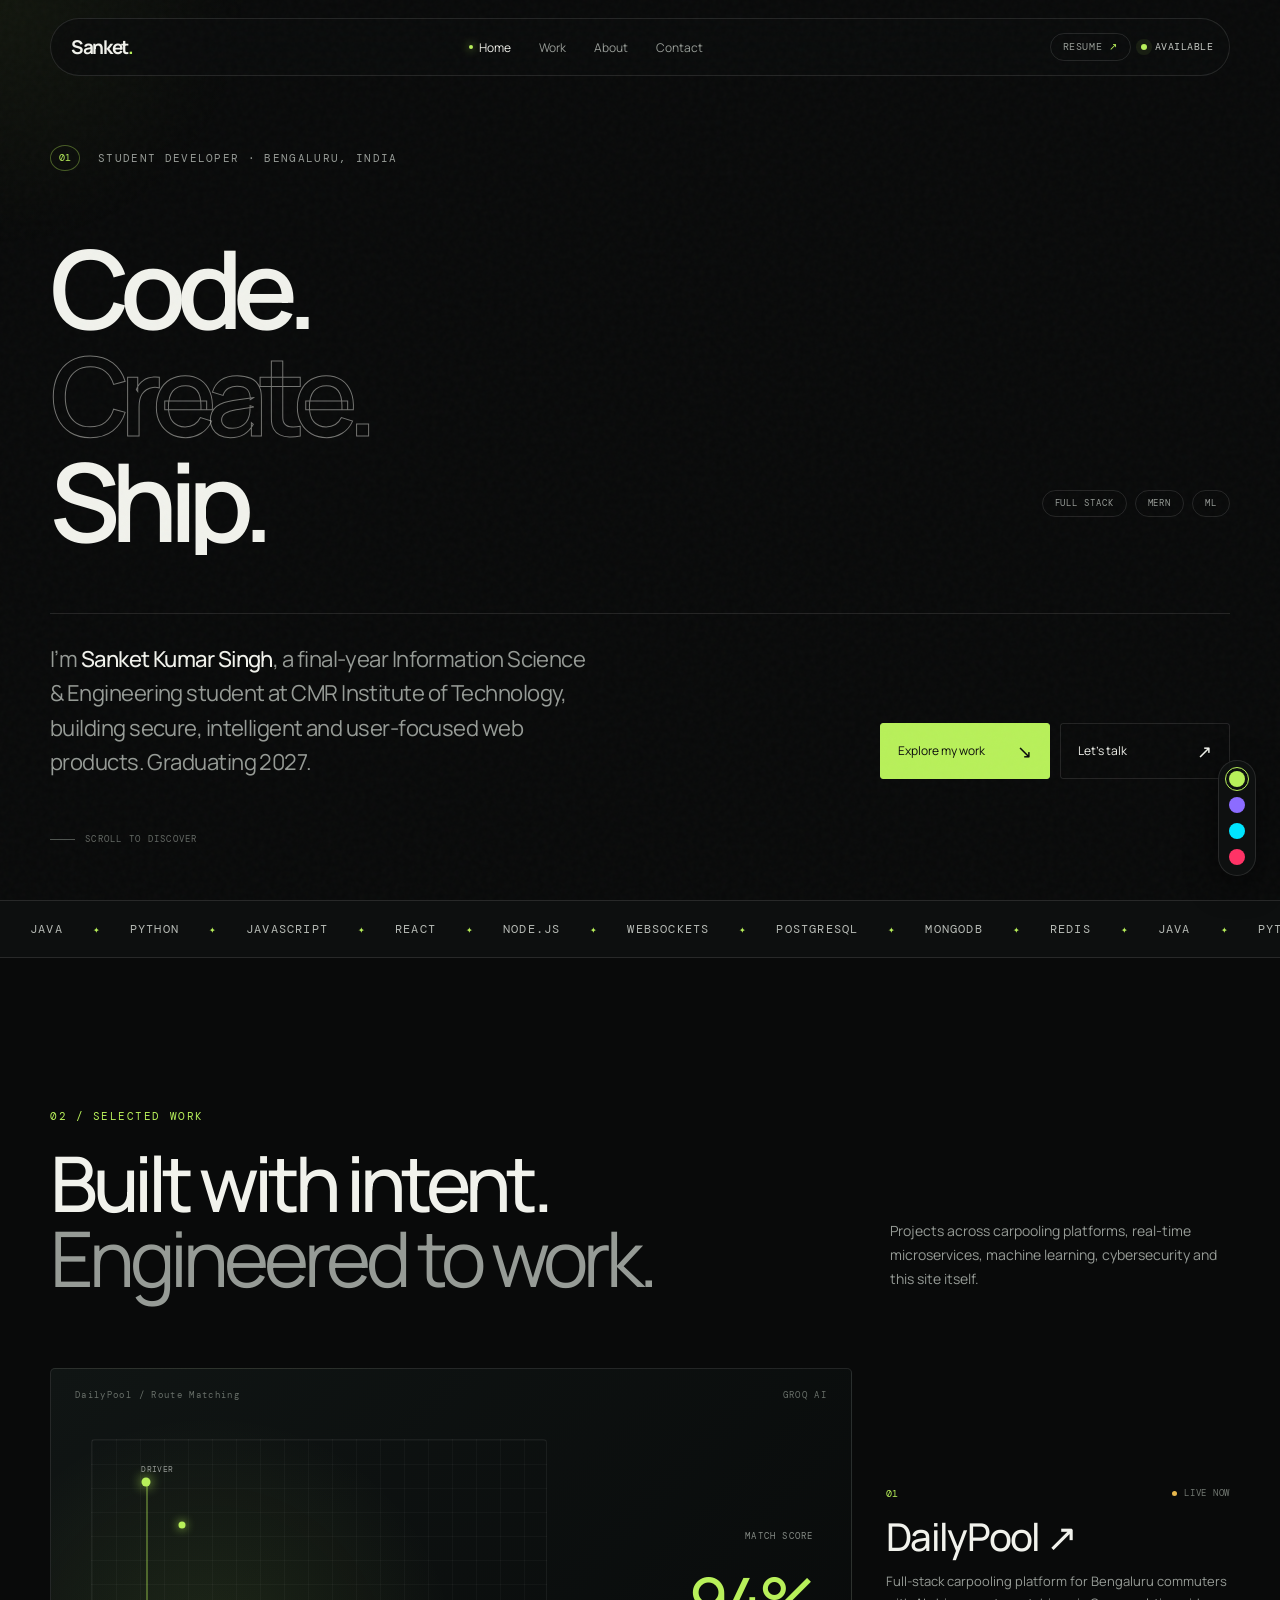
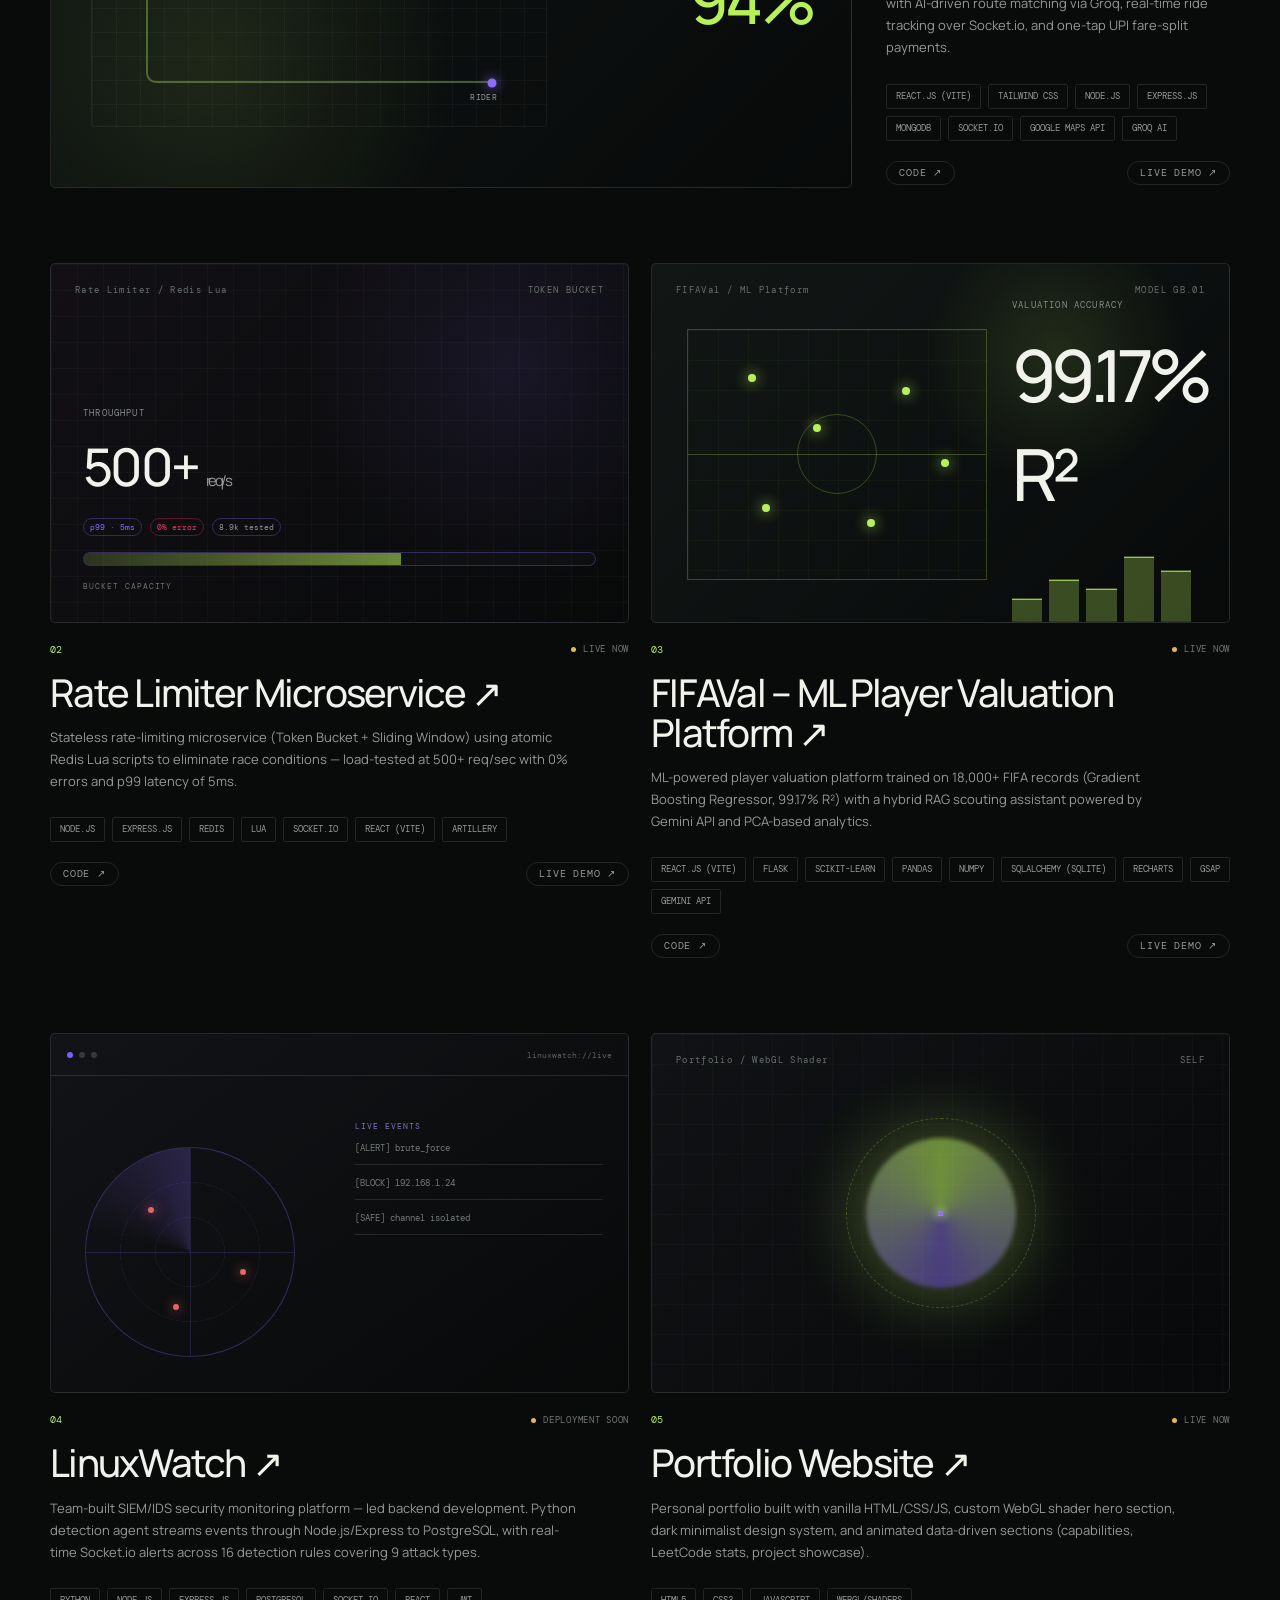
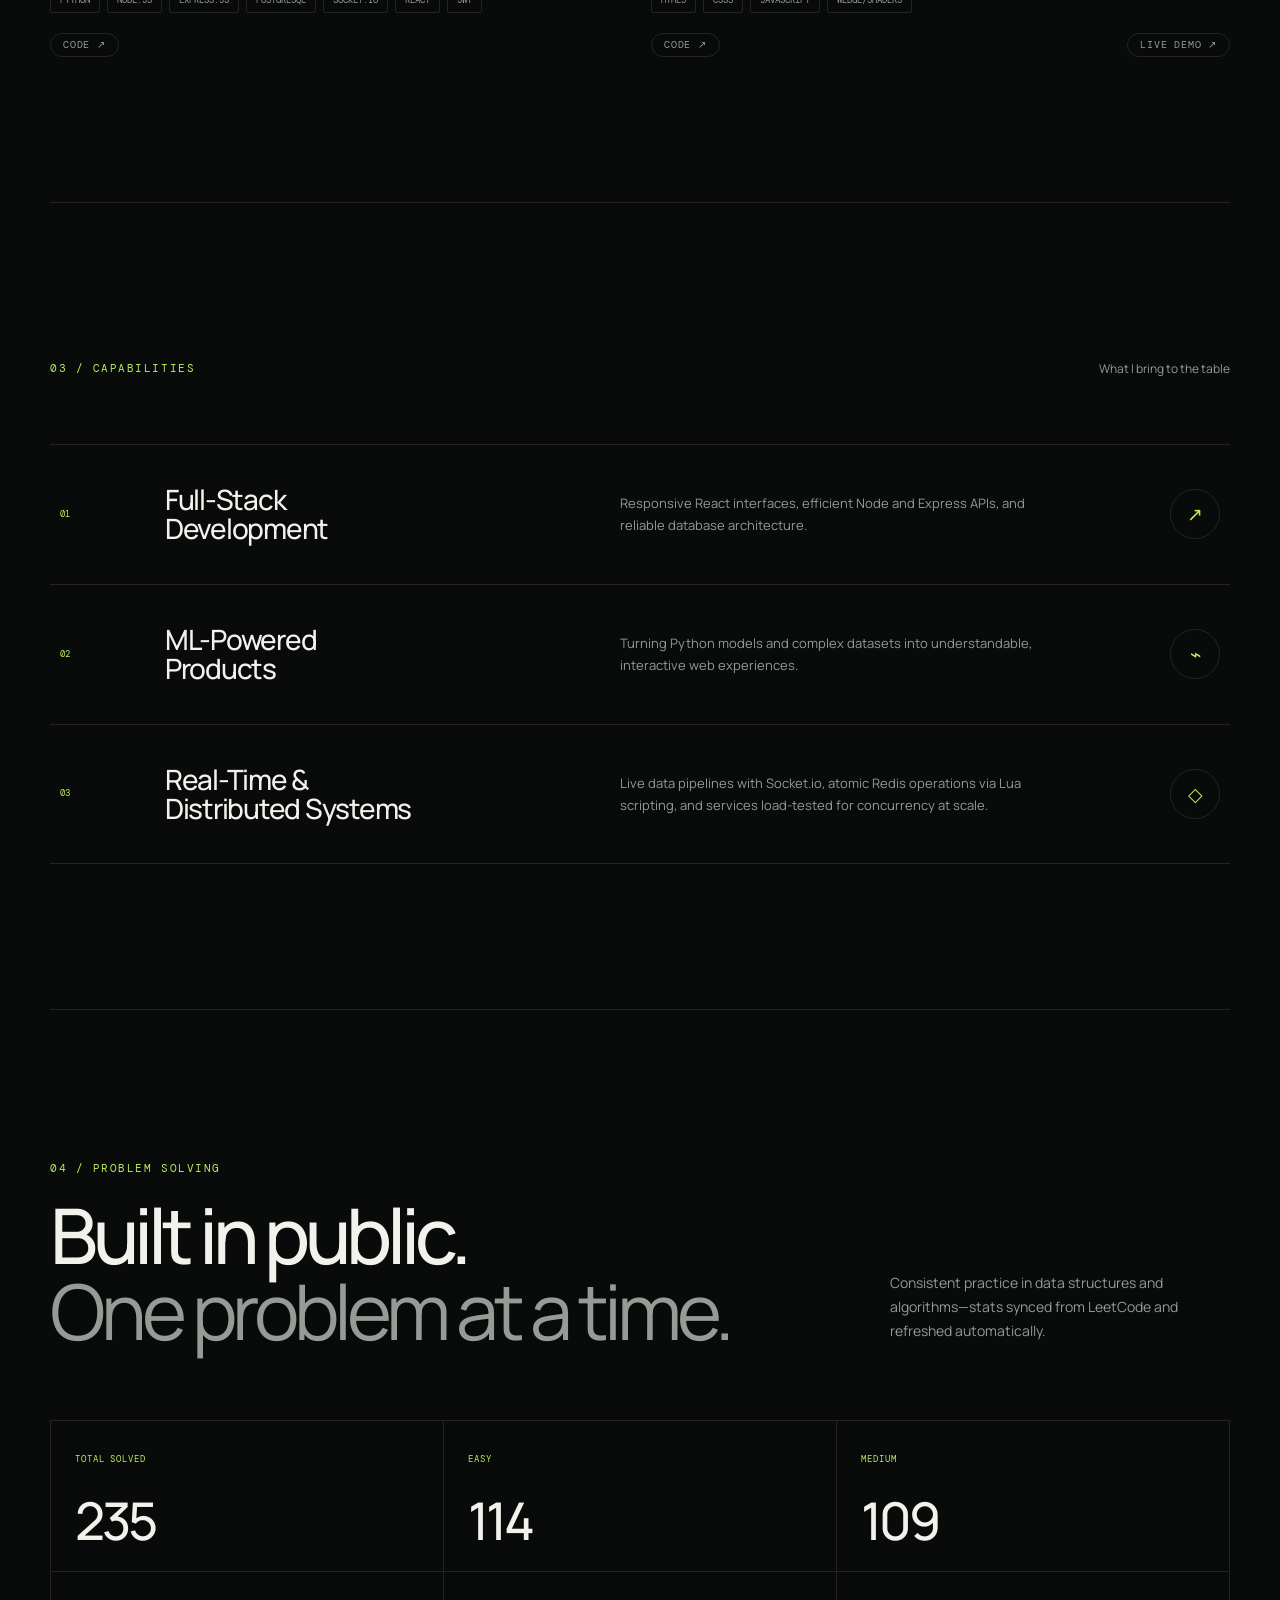
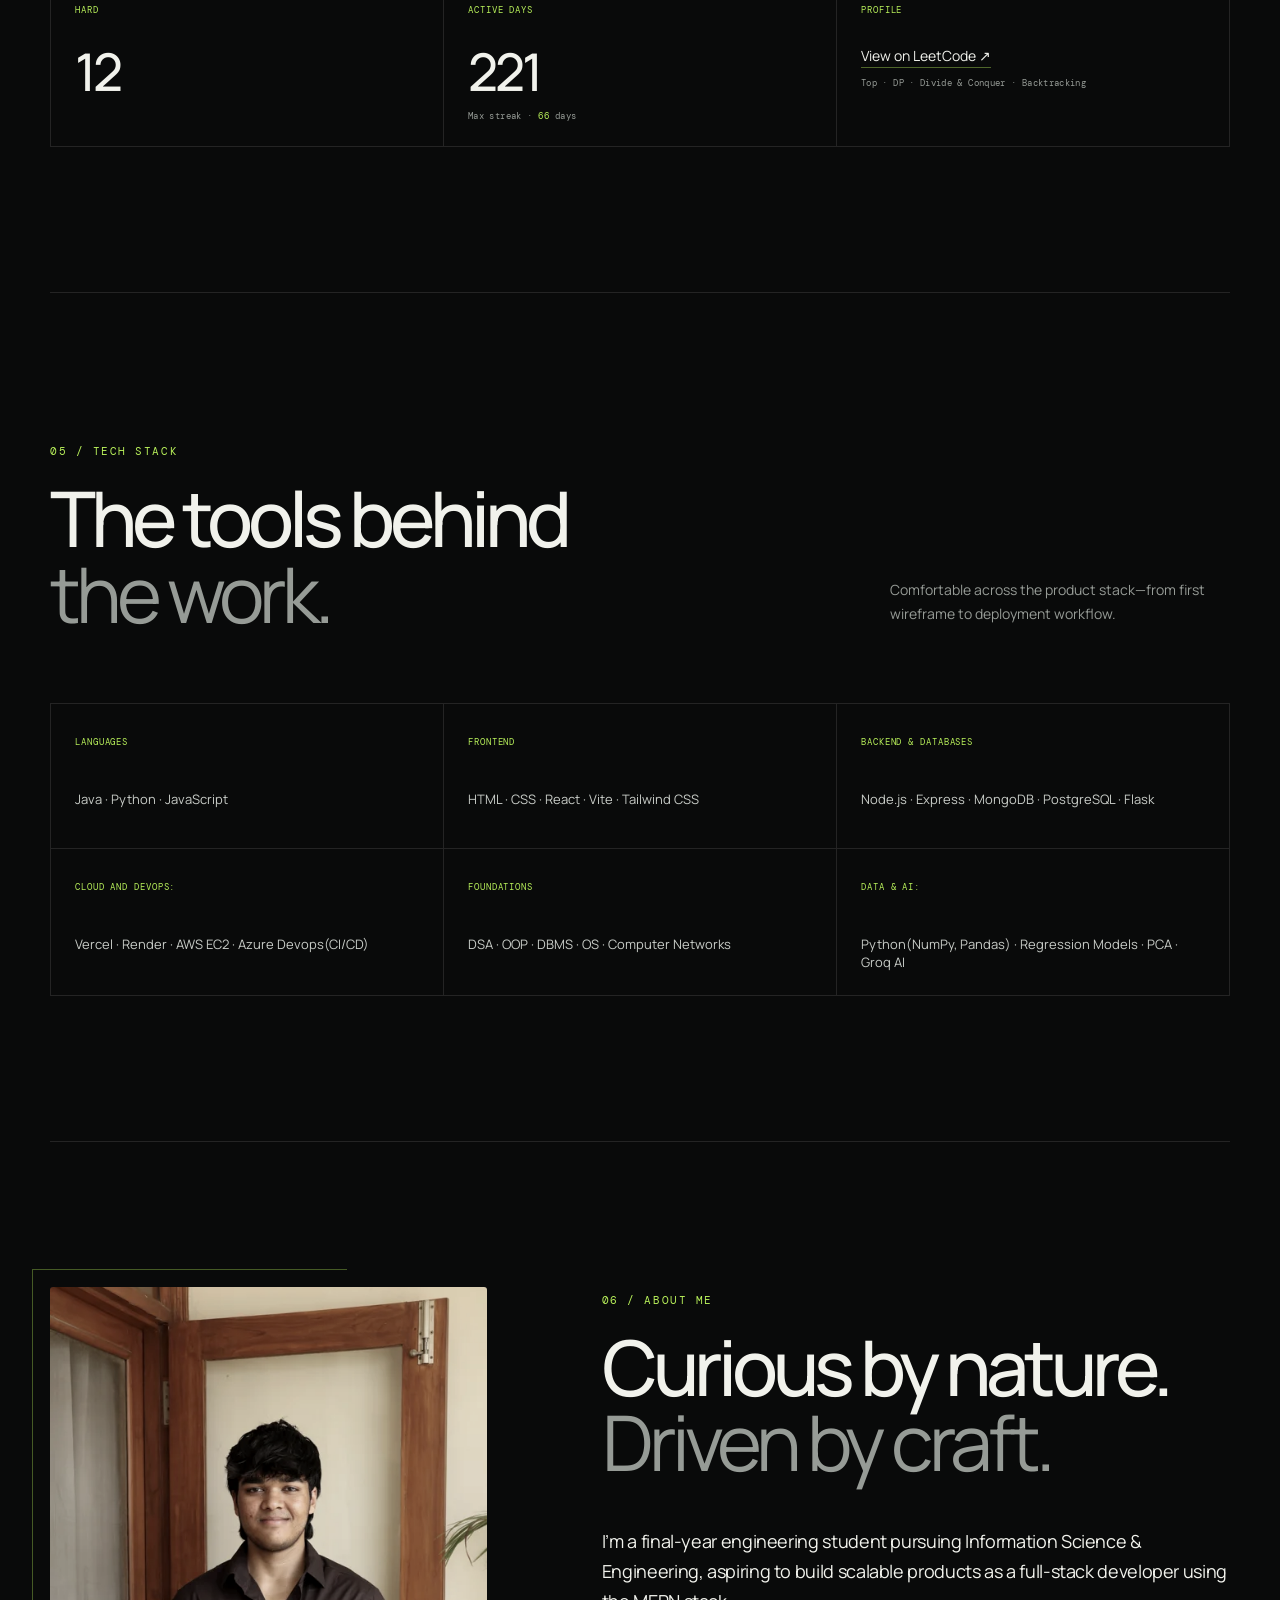
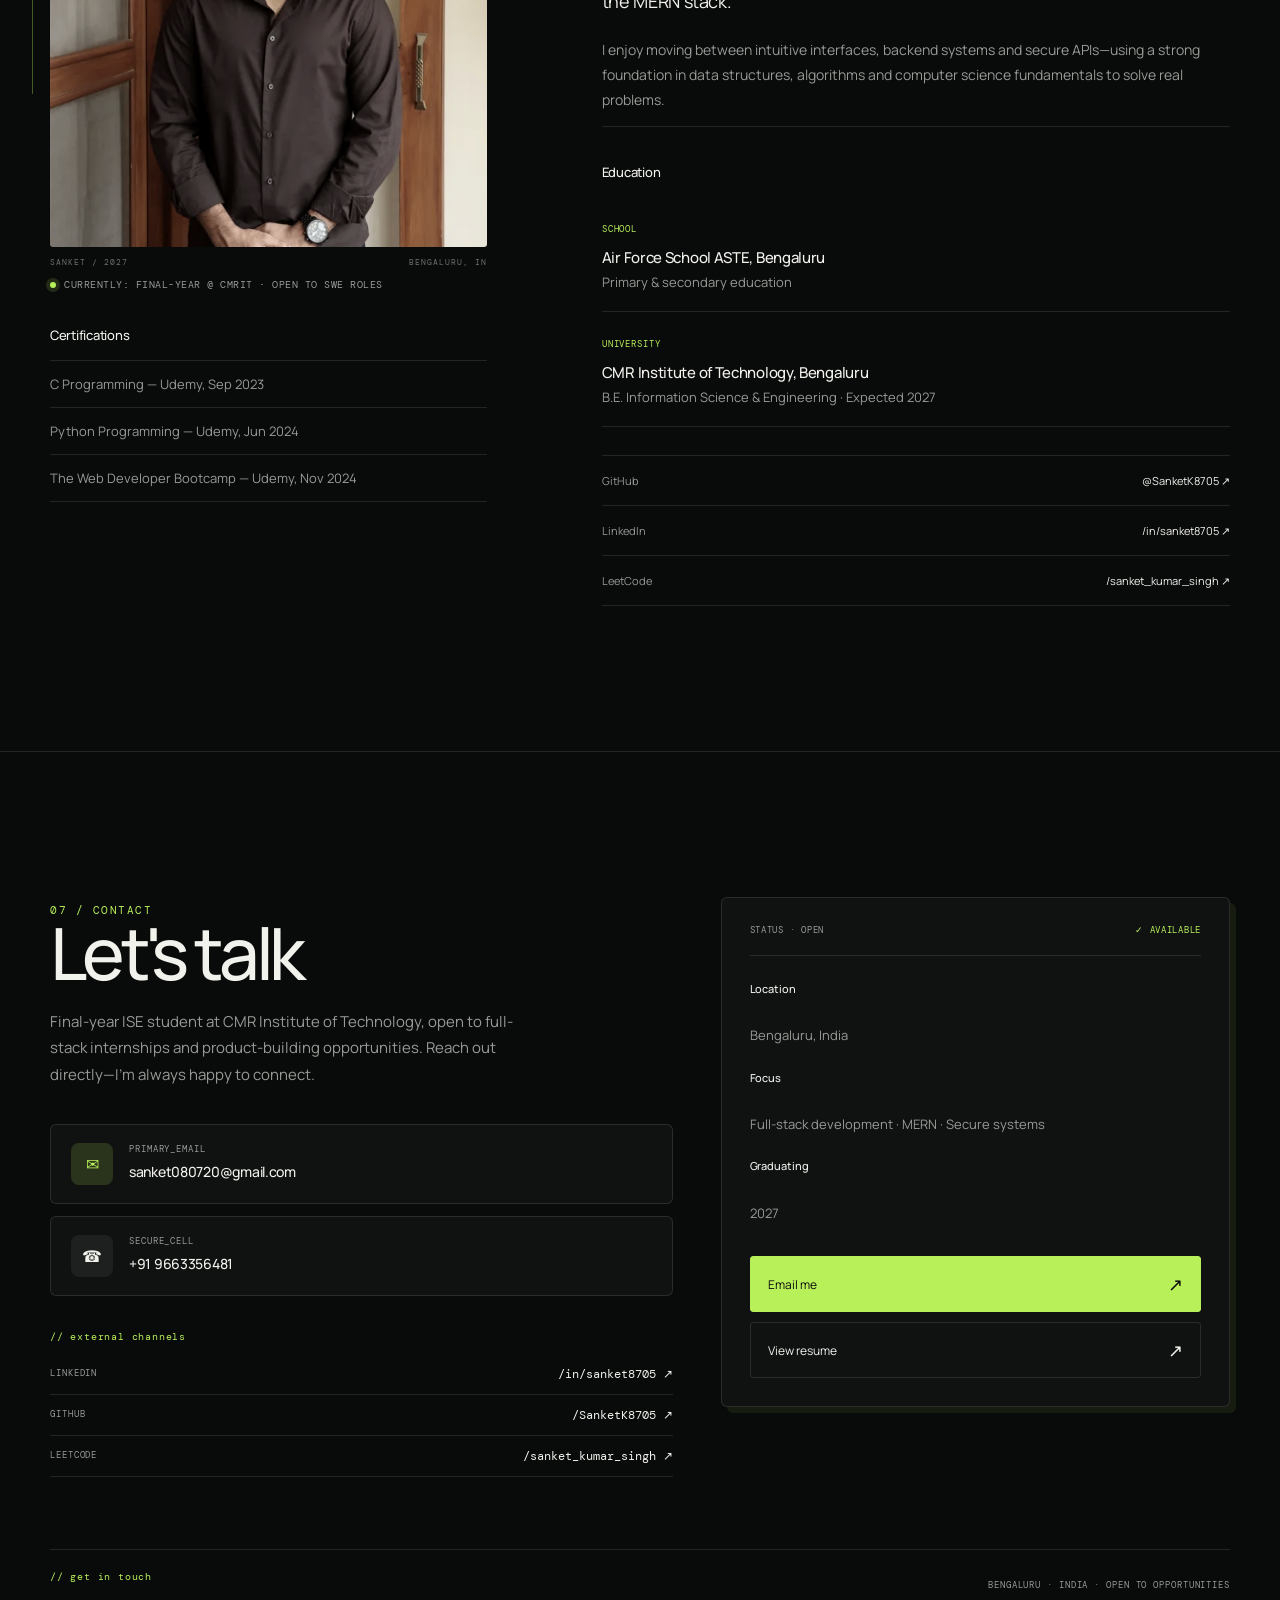
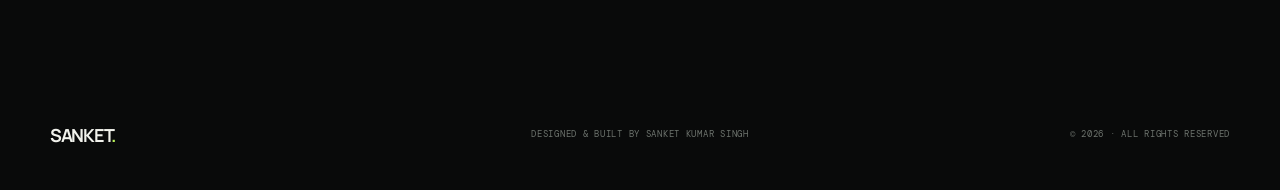
<file: index.html>
<!doctype html>
<html lang="en">
  <head>
    <meta charset="UTF-8" />
    <meta name="viewport" content="width=device-width, initial-scale=1.0" />
    <meta name="description" content="Sanket Kumar Singh — full-stack developer building secure, intelligent digital products." />
    <meta name="theme-color" content="#090a0a" />
    <title>Sanket Kumar Singh — Full-Stack Developer</title>
    <link rel="preconnect" href="https://fonts.googleapis.com" />
    <link rel="preconnect" href="https://fonts.gstatic.com" crossorigin />
    <link href="https://fonts.googleapis.com/css2?family=DM+Mono:wght@300;400;500&family=Manrope:wght@400;500;600;700&display=swap" rel="stylesheet" />
    <link rel="stylesheet" href="styles.css" />

    <meta property="og:type" content="website" />
    <meta property="og:url" content="https://sanketk8705.github.io/" />
    <meta property="og:title" content="Sanket Kumar Singh — Full-Stack Developer" />
    <meta property="og:description" content="Sanket Kumar Singh — full-stack developer building secure, intelligent digital products." />
    <meta property="og:image" content="assets/sanket-kumar-singh.webp" />

    <meta property="twitter:card" content="summary_large_image" />
    <meta property="twitter:url" content="https://sanketk8705.github.io/" />
    <meta property="twitter:title" content="Sanket Kumar Singh — Full-Stack Developer" />
    <meta property="twitter:description" content="Sanket Kumar Singh — full-stack developer building secure, intelligent digital products." />
    <meta property="twitter:image" content="assets/sanket-kumar-singh.webp" />

    <script type="application/ld+json">
      {
        "@context": "https://schema.org",
        "@type": "Person",
        "name": "Sanket Kumar Singh",
        "url": "https://sanketk8705.github.io/",
        "image": "assets/sanket-kumar-singh.webp",
        "sameAs": [
          "https://github.com/SanketK8705",
          "https://www.linkedin.com/in/sanket8705/",
          "https://leetcode.com/u/sanket_kumar_singh/"
        ],
        "jobTitle": "Full-Stack Developer",
        "alumniOf": {
          "@type": "EducationalOrganization",
          "name": "CMR Institute of Technology, Bengaluru"
        },
        "knowsAbout": ["Full Stack Development", "MERN Stack", "Machine Learning", "Cybersecurity", "PostgreSQL", "Flask", "React", "Node.js"]
      }
    </script>
  </head>
  <body>
    <div class="noise" aria-hidden="true"></div>
    <div class="cursor-glow" aria-hidden="true"></div>

    <header class="site-header">
      <a class="brand" href="#home" aria-label="Sanket, home">Sanket<span>.</span></a>
      <nav class="desktop-nav" aria-label="Main navigation">
        <a class="nav-link active" href="#home">Home</a>
        <a class="nav-link" href="#work">Work</a>
        <a class="nav-link" href="#about">About</a>
        <a class="nav-link" href="#contact">Contact</a>
      </nav>
      <div class="header-actions">
        <a class="header-resume" href="resume.html" target="_blank" rel="noreferrer">Resume <span>↗</span></a>
        <a class="availability" href="mailto:sanket080720@gmail.com">
          <span class="pulse"></span> Available
        </a>
      </div>
      <button class="menu-button" type="button" aria-label="Open navigation" aria-expanded="false">
        <span></span><span></span>
      </button>
    </header>

    <nav class="mobile-menu" aria-label="Mobile navigation">
      <a href="#home">Home</a>
      <a href="#work">Work</a>
      <a href="#about">About</a>
      <a href="#contact">Contact</a>
      <a href="resume.html" target="_blank" rel="noreferrer">Resume ↗</a>
    </nav>

    <main>
      <section class="hero section" id="home">
        <div class="hero-kicker reveal">
          <span>01</span>
          <p>Student developer · Bengaluru, India</p>
        </div>

        <div class="hero-title-wrap">
          <h1 class="hero-title" aria-label="Code. Create. Ship.">
            <span class="line"><span>Code.</span></span>
            <span class="line outline"><span>Create.</span></span>
            <span class="line"><span>Ship.</span></span>
          </h1>
          <div class="hero-tags reveal" aria-hidden="true">
            <span>Full Stack</span>
            <span>MERN</span>
            <span>ML</span>
          </div>
        </div>

        <div class="hero-bottom reveal">
          <p class="hero-intro">
            I’m <strong>Sanket Kumar Singh</strong>, a final-year Information Science & Engineering student at CMR Institute of Technology, building secure, intelligent and user-focused web products. Graduating 2027.
          </p>
          <div class="hero-actions">
            <a class="button primary" href="#work">Explore my work <span>↘</span></a>
            <a class="button ghost" href="mailto:sanket080720@gmail.com">Let’s talk <span>↗</span></a>
          </div>
        </div>

        <div class="scroll-cue" aria-hidden="true"><span></span> Scroll to discover</div>
      </section>

      <section class="marquee" aria-label="Technology stack">
        <div class="marquee-track">
          <span>Java</span><i>✦</i><span>Python</span><i>✦</i><span>JavaScript</span><i>✦</i><span>React</span><i>✦</i><span>Node.js</span><i>✦</i><span>WebSockets</span><i>✦</i><span>PostgreSQL</span><i>✦</i><span>MongoDB</span><i>✦</i><span>Redis</span><i>✦</i>
          <span>Java</span><i>✦</i><span>Python</span><i>✦</i><span>JavaScript</span><i>✦</i><span>React</span><i>✦</i><span>Node.js</span><i>✦</i><span>WebSockets</span><i>✦</i><span>PostgreSQL</span><i>✦</i><span>MongoDB</span><i>✦</i><span>Redis</span><i>✦</i>
        </div>
      </section>

      <section class="work section" id="work">
        <div class="section-heading reveal">
          <div><span class="eyebrow">02 / Selected work</span><h2>Built with intent.<br /><em>Engineered to work.</em></h2></div>
          <p>Projects across carpooling platforms, real-time microservices, machine learning, cybersecurity and this site itself.</p>
        </div>

        <div class="projects">
          <article class="project-card project-featured reveal">
            <div class="project-visual visual-dailypool" aria-label="Abstract carpooling route visualization for DailyPool">
              <div class="visual-top"><span>DailyPool / Route Matching</span><span>GROQ AI</span></div>
              <div class="route-canvas">
                <div class="route-grid"></div>
                <div class="route-line"></div>
                <span class="route-dot d1"><small>Driver</small></span>
                <span class="route-dot d2"><small>Rider</small></span>
                <div class="route-pulse"></div>
              </div>
              <div class="route-stat"><small>MATCH SCORE</small><strong>94%</strong></div>
            </div>
            <div class="project-info">
              <div><span class="project-number">01</span><span class="status">Live Now</span></div>
              <h3><a href="https://daily-pool-client.vercel.app/login" target="_blank" rel="noreferrer" class="project-title-link">DailyPool ↗</a></h3>
              <p>Full-stack carpooling platform for Bengaluru commuters with AI-driven route matching via Groq, real-time ride tracking over Socket.io, and one-tap UPI fare-split payments.</p>
              <ul class="tags">
                <li>React.js (Vite)</li>
                <li>Tailwind CSS</li>
                <li>Node.js</li>
                <li>Express.js</li>
                <li>MongoDB</li>
                <li>Socket.io</li>
                <li>Google Maps API</li>
                <li>Groq AI</li>
              </ul>
              <div class="project-links">
                <a href="https://github.com/SanketK8705/DailyPool" target="_blank" rel="noreferrer" class="project-link-btn">Code ↗</a>
                <a href="https://daily-pool-client.vercel.app/login" target="_blank" rel="noreferrer" class="project-link-btn">Live Demo ↗</a>
              </div>
            </div>
          </article>

          <article class="project-card reveal">
            <div class="project-visual visual-ratelimiter" aria-label="Rate Limiter token bucket visualization">
              <div class="visual-top"><span>Rate Limiter / Redis Lua</span><span>TOKEN BUCKET</span></div>
              <div class="rl-grid"></div>
              <div class="rl-dashboard">
                <div class="rl-stat-row">
                  <small>THROUGHPUT</small>
                  <strong>500+ <span class="unit">req/s</span></strong>
                </div>
                <div class="rl-badges">
                  <span class="latency-badge">p99 · 5ms</span>
                  <span class="latency-badge err">0% error</span>
                  <span class="latency-badge test">8.9k tested</span>
                </div>
                <div class="rl-meter"><div class="rl-meter-fill"></div></div>
                <small class="rl-meter-label">Bucket capacity</small>
              </div>
            </div>
            <div class="project-info">
              <div><span class="project-number">02</span><span class="status">Live Now</span></div>
              <h3><a href="https://rate-limiter-service-n1dk.onrender.com/" target="_blank" rel="noreferrer" class="project-title-link">Rate Limiter Microservice ↗</a></h3>
              <p>Stateless rate-limiting microservice (Token Bucket + Sliding Window) using atomic Redis Lua scripts to eliminate race conditions — load-tested at 500+ req/sec with 0% errors and p99 latency of 5ms.</p>
              <ul class="tags">
                <li>Node.js</li>
                <li>Express.js</li>
                <li>Redis</li>
                <li>Lua</li>
                <li>Socket.io</li>
                <li>React (Vite)</li>
                <li>Artillery</li>
              </ul>
              <div class="project-links">
                <a href="https://github.com/SanketK8705/Rate-limiter" target="_blank" rel="noreferrer" class="project-link-btn">Code ↗</a>
                <a href="https://rate-limiter-service-n1dk.onrender.com/" target="_blank" rel="noreferrer" class="project-link-btn">Live Demo ↗</a>
              </div>
            </div>
          </article>

          <article class="project-card reveal">
            <div class="project-visual visual-fifa" aria-label="Abstract data visualization for FIFAVal">
              <div class="visual-top"><span>FIFAVal / ML Platform</span><span>MODEL GB.01</span></div>
              <div class="football-map"><span class="player-dot p1"></span><span class="player-dot p2"></span><span class="player-dot p3"></span><span class="player-dot p4"></span><span class="player-dot p5"></span><span class="player-dot p6"></span><div class="field-circle"></div></div>
              <div class="value-panel"><small>VALUATION ACCURACY</small><strong>99.17% R²</strong><div class="mini-bars"><i></i><i></i><i></i><i></i><i></i></div></div>
            </div>
            <div class="project-info">
              <div><span class="project-number">03</span><span class="status">Live Now</span></div>
              <h3><a href="https://fifa-transfer-predictor-frontend.vercel.app/" target="_blank" rel="noreferrer" class="project-title-link">FIFAVal – ML Player Valuation Platform ↗</a></h3>
              <p>ML-powered player valuation platform trained on 18,000+ FIFA records (Gradient Boosting Regressor, 99.17% R²) with a hybrid RAG scouting assistant powered by Gemini API and PCA-based analytics.</p>
              <ul class="tags">
                <li>React.js (Vite)</li>
                <li>Flask</li>
                <li>Scikit-learn</li>
                <li>Pandas</li>
                <li>NumPy</li>
                <li>SQLAlchemy (SQLite)</li>
                <li>Recharts</li>
                <li>GSAP</li>
                <li>Gemini API</li>
              </ul>
              <div class="project-links">
                <a href="https://github.com/SanketK8705/Fifa-transfer-predictor" target="_blank" rel="noreferrer" class="project-link-btn">Code ↗</a>
                <a href="https://fifa-transfer-predictor-frontend.vercel.app/" target="_blank" rel="noreferrer" class="project-link-btn">Live Demo ↗</a>
              </div>
            </div>
          </article>

          <article class="project-card reveal">
            <div class="project-visual visual-linux">
              <div class="terminal-bar"><span></span><span></span><span></span><b>linuxwatch://live</b></div>
              <div class="radar"><div class="radar-sweep"></div><i class="threat t1"></i><i class="threat t2"></i><i class="threat t3"></i></div>
              <div class="threat-log"><span>LIVE EVENTS</span><code>[ALERT] brute_force</code><code>[BLOCK] 192.168.1.24</code><code>[SAFE] channel isolated</code></div>
            </div>
            <div class="project-info">
              <div><span class="project-number">04</span><span class="status">Deployment soon</span></div>
              <h3><a href="https://github.com/SanketK8705" target="_blank" rel="noreferrer" class="project-title-link">LinuxWatch ↗</a></h3>
              <p>Team-built SIEM/IDS security monitoring platform — led backend development. Python detection agent streams events through Node.js/Express to PostgreSQL, with real-time Socket.io alerts across 16 detection rules covering 9 attack types.</p>
              <ul class="tags"><li>Python</li><li>Node.js</li><li>Express.js</li><li>PostgreSQL</li><li>Socket.io</li><li>React</li><li>JWT</li></ul>
              <div class="project-links">
                <a href="https://github.com/SanketK8705" target="_blank" rel="noreferrer" class="project-link-btn">Code ↗</a>
              </div>
            </div>
          </article>

          <article class="project-card reveal">
            <div class="project-visual visual-portfolio" aria-label="Minimal abstract visualization for Portfolio Website">
              <div class="visual-top"><span>Portfolio / WebGL Shader</span><span>SELF</span></div>
              <div class="shader-grid"></div>
              <div class="shader-stage">
                <div class="shader-ring"></div>
                <div class="shader-orb"></div>
                <span class="shader-particle p1"></span>
                <span class="shader-particle p2"></span>
                <span class="shader-particle p3"></span>
              </div>
            </div>
            <div class="project-info">
              <div><span class="project-number">05</span><span class="status">Live Now</span></div>
              <h3><a href="https://sanketkumar.vercel.app/" target="_blank" rel="noreferrer" class="project-title-link">Portfolio Website ↗</a></h3>
              <p>Personal portfolio built with vanilla HTML/CSS/JS, custom WebGL shader hero section, dark minimalist design system, and animated data-driven sections (capabilities, LeetCode stats, project showcase).</p>
              <ul class="tags">
                <li>HTML5</li>
                <li>CSS3</li>
                <li>JavaScript</li>
                <li>WebGL/Shaders</li>
              </ul>
              <div class="project-links">
                <a href="https://github.com/SanketK8705/portfolio" target="_blank" rel="noreferrer" class="project-link-btn">Code ↗</a>
                <a href="https://sanketkumar.vercel.app/" target="_blank" rel="noreferrer" class="project-link-btn">Live Demo ↗</a>
              </div>
            </div>
          </article>
        </div>
      </section>

      <section class="capabilities section">
        <div class="section-label reveal"><span class="eyebrow">03 / Capabilities</span><p>What I bring to the table</p></div>
        <div class="capability-list">
          <article class="capability reveal"><span>01</span><h3>Full-Stack<br />Development</h3><p>Responsive React interfaces, efficient Node and Express APIs, and reliable database architecture.</p><div class="cap-icon">↗</div></article>
          <article class="capability reveal"><span>02</span><h3>ML-Powered<br />Products</h3><p>Turning Python models and complex datasets into understandable, interactive web experiences.</p><div class="cap-icon">⌁</div></article>
          <article class="capability reveal"><span>03</span><h3>Real-Time &<br />Distributed Systems</h3><p>Live data pipelines with Socket.io, atomic Redis operations via Lua scripting, and services load-tested for concurrency at scale.</p><div class="cap-icon">◇</div></article>
        </div>
      </section>

      <section class="leetcode section" id="leetcode">
        <div class="section-heading reveal">
          <div><span class="eyebrow">04 / Problem solving</span><h2>Built in public.<br /><em>One problem at a time.</em></h2></div>
          <p>Consistent practice in data structures and algorithms—stats synced from LeetCode and refreshed automatically.</p>
        </div>
        <div class="stat-grid reveal">
          <div><span>Total solved</span><p class="stat-value" data-leetcode-stat="totalSolved">165</p></div>
          <div><span>Easy</span><p class="stat-value" data-leetcode-stat="easySolved">77</p></div>
          <div><span>Medium</span><p class="stat-value" data-leetcode-stat="mediumSolved">79</p></div>
          <div><span>Hard</span><p class="stat-value" data-leetcode-stat="hardSolved">9</p></div>
          <div><span>Active days</span><p class="stat-value" data-leetcode-stat="activeDays">129</p><small class="stat-note">Max streak · <span data-leetcode-stat="maxStreak">38</span> days</small></div>
          <div class="stat-link"><span>Profile</span><p><a href="https://leetcode.com/u/sanket_kumar_singh/" target="_blank" rel="noreferrer">View on LeetCode ↗</a></p><small class="stat-note">Top · DP · Divide & Conquer · Backtracking</small></div>
        </div>
      </section>

      <section class="techstack section" id="techstack">
        <div class="section-heading reveal">
          <div><span class="eyebrow">05 / Tech stack</span><h2>The tools behind<br /><em>the work.</em></h2></div>
          <p>Comfortable across the product stack—from first wireframe to deployment workflow.</p>
        </div>
        <div class="tool-grid reveal">
          <div><span>Languages</span><p>Java · Python · JavaScript</p></div>
          <div><span>Frontend</span><p>HTML · CSS · React · Vite · Tailwind CSS</p></div>
          <div><span>Backend & Databases</span><p>Node.js · Express · MongoDB · PostgreSQL · Flask</p></div>
          <div><span>Cloud and DevOps:</span><p>Vercel · Render · AWS EC2 · Azure Devops(CI/CD)</p></div>
          <div><span>Foundations</span><p>DSA · OOP · DBMS · OS · Computer Networks</p></div>
          <div><span>Data & AI:</span><p>Python(NumPy, Pandas) · Regression Models · PCA · Groq AI</p></div>
        </div>
      </section>

      <section class="about section" id="about">
        <div class="about-photo reveal">
          <img src="assets/sanket-kumar-singh.webp" alt="Sanket Kumar Singh" />
          <div class="photo-caption"><span>SANKET / 2027</span><span>BENGALURU, IN</span></div>
          <div class="currently-status">
            <span class="currently-dot"></span> Currently: Final-year @ CMRIT &middot; Open to SWE roles
          </div>
          <div class="cert-list reveal">
            <h3 class="education-heading">Certifications</h3>
            <ul>
              <li>C Programming — Udemy, Sep 2023</li>
              <li>Python Programming — Udemy, Jun 2024</li>
              <li>The Web Developer Bootcamp — Udemy, Nov 2024</li>
            </ul>
          </div>
        </div>
        <div class="about-copy">
          <span class="eyebrow reveal">06 / About me</span>
          <h2 class="reveal">Curious by nature.<br /><em>Driven by craft.</em></h2>
          <p class="lead reveal">I’m a final-year engineering student pursuing Information Science & Engineering, aspiring to build scalable products as a full-stack developer using the MERN stack.</p>
          <p class="reveal">I enjoy moving between intuitive interfaces, backend systems and secure APIs—using a strong foundation in data structures, algorithms and computer science fundamentals to solve real problems.</p>

          <div class="education-list reveal">
            <h3 class="education-heading">Education</h3>
            <article class="education-item">
              <span class="education-label">School</span>
              <p class="education-title">Air Force School ASTE, Bengaluru</p>
              <p class="education-detail">Primary & secondary education</p>
            </article>
            <article class="education-item">
              <span class="education-label">University</span>
              <p class="education-title">CMR Institute of Technology, Bengaluru</p>
              <p class="education-detail">B.E. Information Science & Engineering · Expected 2027</p>
            </article>
          </div>

          <div class="about-links reveal">
            <a href="https://github.com/SanketK8705" target="_blank" rel="noreferrer"><span>GitHub</span><b>@SanketK8705 ↗</b></a>
            <a href="https://www.linkedin.com/in/sanket8705/" target="_blank" rel="noreferrer"><span>LinkedIn</span><b>/in/sanket8705 ↗</b></a>
            <a href="https://leetcode.com/u/sanket_kumar_singh/" target="_blank" rel="noreferrer"><span>LeetCode</span><b>/sanket_kumar_singh ↗</b></a>
          </div>
        </div>
      </section>

      <section class="contact section" id="contact">
        <div class="contact-wrap">
          <div class="contact-left reveal">
            <span class="eyebrow">07 / Contact</span> 
            <h2 class="contact-heading">Let's talk</h2>
            <p class="contact-intro">Final-year ISE student at CMR Institute of Technology, open to full-stack internships and product-building opportunities. Reach out directly—I'm always happy to connect.</p>

            <div class="contact-cards">
              <a class="contact-card" href="mailto:sanket080720@gmail.com">
                <span class="contact-card-icon email">✉</span>
                <div>
                  <small>Primary_email</small>
                  <strong>sanket080720@gmail.com</strong>
                </div>
              </a>
              <a class="contact-card" href="tel:+919663356481">
                <span class="contact-card-icon phone">☎</span>
                <div>
                  <small>Secure_cell</small>
                  <strong>+91 9663356481</strong>
                </div>
              </a>
            </div>

            <div class="contact-channels">
              <span class="contact-mono">// External channels</span>
              <a href="https://www.linkedin.com/in/sanket8705/" target="_blank" rel="noreferrer"><span>LinkedIn</span><b>/in/sanket8705 ↗</b></a>
              <a href="https://github.com/SanketK8705" target="_blank" rel="noreferrer"><span>GitHub</span><b>/SanketK8705 ↗</b></a>
              <a href="https://leetcode.com/u/sanket_kumar_singh/" target="_blank" rel="noreferrer"><span>LeetCode</span><b>/sanket_kumar_singh ↗</b></a>
            </div>
          </div>

          <div class="contact-panel reveal">
            <div class="contact-panel-top">
              <span>Status · Open</span>
              <span class="contact-active">✓ Available</span>
            </div>
            <div class="contact-panel-body">
              <p><strong>Location</strong><br />Bengaluru, India</p>
              <p><strong>Focus</strong><br />Full-stack development · MERN · Secure systems</p>
              <p><strong>Graduating</strong><br />2027</p>
            </div>
            <div class="contact-panel-actions">
              <a class="button primary" href="mailto:sanket080720@gmail.com">Email me <span>↗</span></a>
              <a class="button ghost" href="resume.html" target="_blank" rel="noreferrer">View resume <span>↗</span></a>
            </div>
          </div>
        </div>
        <div class="contact-footer reveal">
          <span class="contact-mono">// Get in touch</span>
          <span>Bengaluru · India · Open to opportunities</span>
        </div>
      </section>
    </main>

    <footer>
      <a class="brand" href="#home">Sanket<span>.</span></a>
      <p>Designed & built by Sanket Kumar Singh</p>
      <p>© <span id="year"></span> · All rights reserved</p>
    </footer>

    <div class="theme-switcher" aria-label="Choose accent color">
      <button class="theme-btn active" data-theme="default" style="--btn-color: #b8f05a;" aria-label="Lime theme"></button>
      <button class="theme-btn" data-theme="purple" style="--btn-color: #8c6cff;" aria-label="Purple theme"></button>
      <button class="theme-btn" data-theme="blue" style="--btn-color: #00e5ff;" aria-label="Blue theme"></button>
      <button class="theme-btn" data-theme="red" style="--btn-color: #ff3366;" aria-label="Red theme"></button>
    </div>

    <script type="module" src="script.js"></script>
  </body>
</html>
</file>
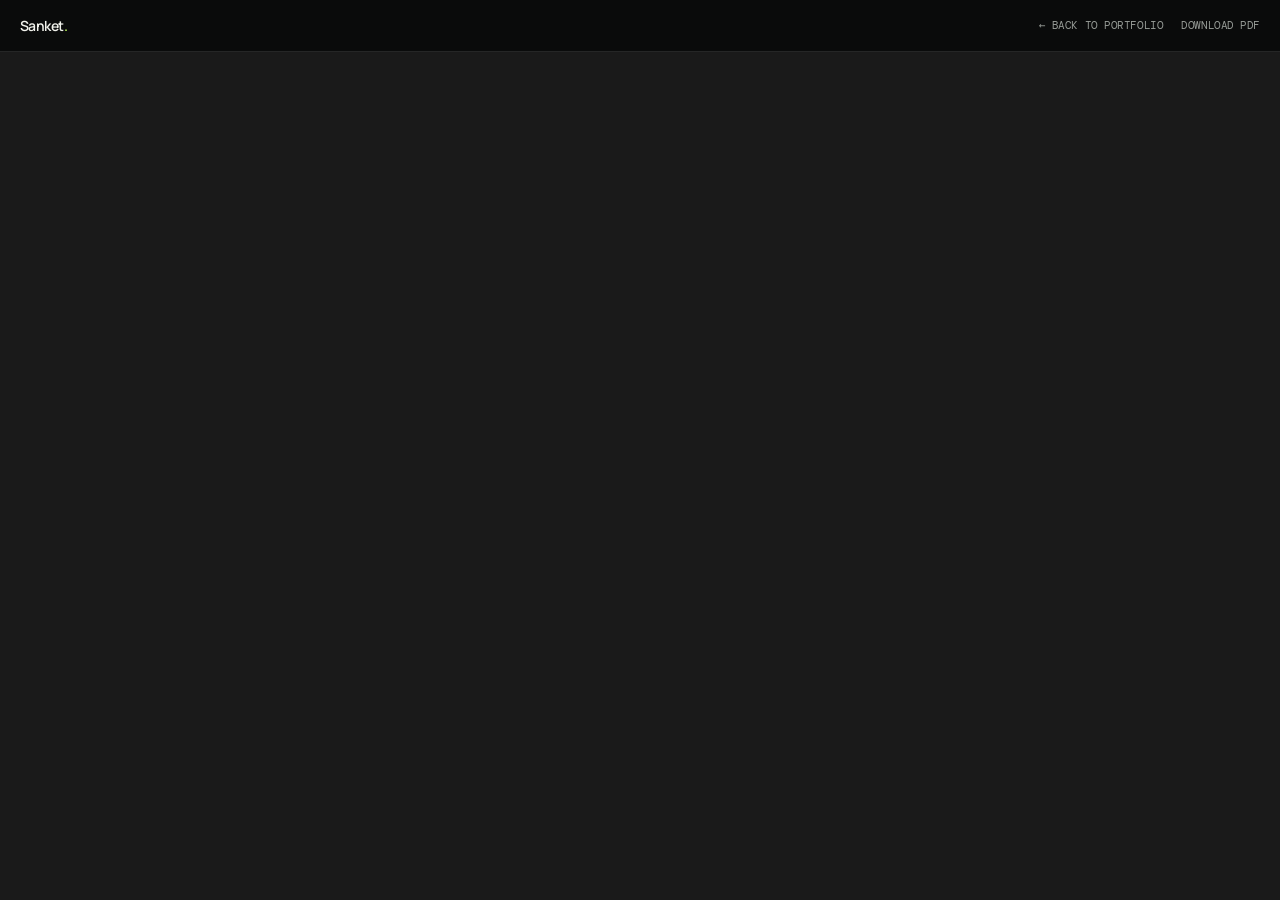
<file: resume.html>
<!doctype html>
<html lang="en">
  <head>
    <meta charset="UTF-8" />
    <meta name="viewport" content="width=device-width, initial-scale=1.0" />
    <title>Sanket Kumar Singh — Resume</title>
    <link rel="preconnect" href="https://fonts.googleapis.com" />
    <link rel="preconnect" href="https://fonts.gstatic.com" crossorigin />
    <link href="https://fonts.googleapis.com/css2?family=DM+Mono:wght@400;500&family=Manrope:wght@500;600&display=swap" rel="stylesheet" />
    <style>
      :root { --bg: #090a0a; --text: #f1f2ec; --muted: #969b96; --accent: #b8f05a; --line: rgba(255,255,255,.11); }
      * { box-sizing: border-box; }
      body { margin: 0; background: var(--bg); color: var(--text); font-family: "Manrope", sans-serif; }
      .resume-bar {
        position: fixed; z-index: 10; top: 0; left: 0; right: 0; height: 52px;
        display: flex; align-items: center; justify-content: space-between;
        padding: 0 20px; background: rgba(11,12,12,.92); border-bottom: 1px solid var(--line);
        backdrop-filter: blur(16px);
      }
      .resume-bar a { color: var(--text); text-decoration: none; font-size: 14px; font-weight: 600; letter-spacing: -.04em; }
      .resume-bar a span { color: var(--accent); }
      .resume-bar nav { display: flex; gap: 18px; font: 400 11px/1 "DM Mono", monospace; text-transform: uppercase; letter-spacing: .08em; }
      .resume-bar nav a { color: var(--muted); font-size: 11px; font-weight: 400; transition: color .2s; }
      .resume-bar nav a:hover { color: var(--accent); }
      .pdf-frame { position: fixed; top: 52px; left: 0; right: 0; bottom: 0; border: 0; width: 100%; height: calc(100% - 52px); background: #1a1a1a; }
    </style>
  </head>
  <body>
    <header class="resume-bar">
      <a href="index.html">Sanket<span>.</span></a>
      <nav>
        <a href="index.html">← Back to portfolio</a>
        <a href="assets/sanket-kumar-singh-resume.pdf" download>Download PDF</a>
      </nav>
    </header>
    <iframe class="pdf-frame" src="assets/sanket-kumar-singh-resume.pdf" title="Sanket Kumar Singh Resume"></iframe>
  </body>
</html>
</file>
<file: styles.css>
:root {
  --bg: #090a0a;
  --panel: #101212;
  --panel-2: #141717;
  --text: #f1f2ec;
  --muted: #969b96;
  --line: rgba(255, 255, 255, 0.11);
  --accent: #b8f05a;
  --accent-rgb: 184, 240, 90;
  --purple: #8c6cff;
  --max: 1180px;
}

.theme-purple {
  --accent: #8c6cff;
  --accent-rgb: 140, 108, 255;
}
.theme-blue {
  --accent: #00e5ff;
  --accent-rgb: 0, 229, 255;
}
.theme-red {
  --accent: #ff3366;
  --accent-rgb: 255, 51, 102;
}

* { box-sizing: border-box; }
html { scroll-behavior: smooth; }
body { margin: 0; color: var(--text); background: var(--bg); font-family: "Manrope", sans-serif; overflow-x: hidden; }
a { color: inherit; text-decoration: none; }
button { font: inherit; }
::selection { color: #090a0a; background: var(--accent); }

/* Custom Scrollbar */
::-webkit-scrollbar { width: 8px; height: 8px; }
::-webkit-scrollbar-track { background: var(--bg); }
::-webkit-scrollbar-thumb { background: rgba(255, 255, 255, 0.15); border-radius: 100px; border: 2px solid var(--bg); transition: background 0.3s; }
::-webkit-scrollbar-thumb:hover { background: var(--accent); }

.noise { position: fixed; inset: 0; z-index: 20; pointer-events: none; opacity: .035; background-image: url("data:image/svg+xml,%3Csvg viewBox='0 0 180 180' xmlns='http://www.w3.org/2000/svg'%3E%3Cfilter id='n'%3E%3CfeTurbulence type='fractalNoise' baseFrequency='.9' numOctaves='3' stitchTiles='stitch'/%3E%3C/filter%3E%3Crect width='100%25' height='100%25' filter='url(%23n)' opacity='.8'/%3E%3C/svg%3E"); }
.cursor-glow { position: fixed; width: 520px; height: 520px; z-index: -1; border-radius: 50%; pointer-events: none; background: radial-gradient(circle, rgba(var(--accent-rgb),.055), transparent 68%); transform: translate(-50%,-50%); transition: opacity .3s; }
.section { width: min(var(--max), calc(100% - 56px)); margin: 0 auto; }
.eyebrow { color: var(--accent); font: 400 11px/1 "DM Mono", monospace; text-transform: uppercase; letter-spacing: .14em; }

.site-header { position: fixed; z-index: 15; top: 18px; left: 50%; transform: translateX(-50%); width: min(var(--max), calc(100% - 40px)); height: 58px; padding: 0 16px 0 20px; display: grid; grid-template-columns: auto 1fr auto; align-items: center; gap: 12px; background: rgba(11,12,12,.78); border: 1px solid var(--line); border-radius: 100px; backdrop-filter: blur(18px); }
.brand { font-size: 19px; font-weight: 700; letter-spacing: -.07em; white-space: nowrap; }
.brand span { color: var(--accent); }
.desktop-nav { display: flex; align-items: center; justify-content: center; gap: 4px; }
.nav-link { position: relative; color: var(--muted); padding: 9px 12px; font-size: 12px; transition: color .25s; }
.nav-link:hover,.nav-link.active { color: var(--text); }
.nav-link.active::before { content: ""; position: absolute; left: 2px; top: 50%; width: 4px; height: 4px; margin-top: -2px; border-radius: 50%; background: var(--accent); box-shadow: 0 0 9px var(--accent); }
.header-actions { display: flex; align-items: center; gap: 10px; justify-self: end; }
.header-resume { color: var(--muted); font: 400 10px/1 "DM Mono", monospace; text-transform: uppercase; letter-spacing: .06em; padding: 8px 12px; border: 1px solid var(--line); border-radius: 100px; transition: .25s; white-space: nowrap; }
.header-resume span { color: var(--accent); }
.header-resume:hover { color: var(--text); border-color: rgba(var(--accent-rgb),.35); }
.availability { display: flex; align-items: center; gap: 8px; color: #c7cbc6; font: 400 10px/1 "DM Mono", monospace; text-transform: uppercase; letter-spacing: .05em; white-space: nowrap; }
.pulse { width: 6px; height: 6px; border-radius: 50%; background: var(--accent); box-shadow: 0 0 0 5px rgba(var(--accent-rgb),.08); animation: pulse 2s infinite; flex-shrink: 0; }
.menu-button,.mobile-menu { display: none; }

.hero { min-height: 100svh; padding: 145px 0 56px; display: flex; flex-direction: column; justify-content: space-between; }
.hero-kicker { display: flex; align-items: center; gap: 18px; }
.hero-kicker span { color: var(--accent); font: 400 10px/1 "DM Mono", monospace; padding: 7px 8px; border: 1px solid rgba(var(--accent-rgb),.35); border-radius: 50%; }
.hero-kicker p { margin: 0; color: var(--muted); font: 400 11px/1 "DM Mono", monospace; text-transform: uppercase; letter-spacing: .12em; }
.hero-title-wrap { position: relative; flex-shrink: 0; margin: 40px 0 34px; }
.hero-title { margin: 0; max-width: 780px; font-size: clamp(52px, 8.5vw, 120px); line-height: .78; letter-spacing: -.085em; font-weight: 600; }
.hero-title .line { display: block; overflow: hidden; padding: .1em 0; }
.hero-title .line > span { display: block; transform: translateY(110%); animation: title-in .9s cubic-bezier(.16,1,.3,1) forwards; }
.hero-title .line:nth-child(2)>span { animation-delay: .1s; }
.hero-title .line:nth-child(3)>span { animation-delay: .2s; }
.hero-title .outline > span { color: transparent; -webkit-text-stroke: 1px rgba(241,242,236,.46); }
.hero-tags { position: absolute; right: 0; bottom: 12%; display: flex; flex-wrap: wrap; justify-content: flex-end; gap: 8px; max-width: 280px; }
.hero-tags span { padding: 8px 12px; color: var(--muted); border: 1px solid var(--line); border-radius: 100px; font: 400 9px/1 "DM Mono", monospace; text-transform: uppercase; letter-spacing: .1em; transition: .25s; }
.hero-tags span:hover { color: var(--text); border-color: rgba(var(--accent-rgb),.35); }
.hero-bottom { display: flex; align-items: flex-end; justify-content: space-between; gap: 60px; border-top: 1px solid var(--line); padding-top: 28px; }
.hero-intro { max-width: 550px; margin: 0; color: var(--muted); font-size: clamp(17px,2vw,22px); line-height: 1.55; letter-spacing: -.025em; }
.hero-intro strong { color: var(--text); font-weight: 500; }
.hero-actions { display: flex; gap: 10px; flex-shrink: 0; }
.button { display: inline-flex; align-items: center; justify-content: space-between; gap: 28px; min-width: 170px; padding: 15px 17px; border: 1px solid var(--line); border-radius: 3px; font-size: 12px; transition: .25s ease; }
.button.primary { color: #0a0b0b; border-color: var(--accent); background: var(--accent); }
.button.ghost { color: var(--text); background: transparent; }
.button:hover { transform: translateY(-3px); border-color: var(--accent); }
.button span { font-size: 18px; }
.scroll-cue { margin-top: 32px; display: flex; align-items: center; gap: 10px; color: #646964; font: 400 9px/1 "DM Mono", monospace; text-transform: uppercase; letter-spacing: .14em; }
.scroll-cue span { width: 25px; height: 1px; background: #4e534f; }

.marquee { padding: 22px 0; overflow: hidden; border-top: 1px solid var(--line); border-bottom: 1px solid var(--line); background: #0d0f0f; }
.marquee-track { display: flex; width: max-content; align-items: center; animation: marquee 28s linear infinite; }
.marquee span { padding: 0 30px; color: #b6bab5; font: 400 12px/1 "DM Mono", monospace; text-transform: uppercase; letter-spacing: .1em; }
.marquee i { color: var(--accent); font-style: normal; font-size: 8px; }

.work,.capabilities,.leetcode,.techstack,.about { padding-top: 145px; padding-bottom: 145px; }
.section-heading { display: flex; justify-content: space-between; align-items: flex-end; gap: 80px; margin-bottom: 72px; }
.section-heading h2,.about h2 { margin: 20px 0 0; font-size: clamp(44px,6vw,78px); line-height: .98; letter-spacing: -.065em; font-weight: 500; }
.section-heading h2 em,.about h2 em { color: var(--muted); font-style: normal; font-weight: 400; }
.section-heading > p { width: 340px; margin: 0 0 5px; color: var(--muted); font-size: 14px; line-height: 1.7; }
.projects { display: grid; grid-template-columns: 1fr 1fr; gap: 75px 22px; }
.project-card { min-width: 0; }
.project-featured { grid-column: 1/-1; display: grid; grid-template-columns: 1.4fr .6fr; gap: 34px; align-items: end; }
.project-visual { position: relative; height: 420px; overflow: hidden; border: 1px solid var(--line); border-radius: 5px; background: var(--panel); transition: transform .45s cubic-bezier(.16,1,.3,1), border-color .3s; }
.project-card:not(.project-featured) .project-visual { height: 360px; }
.project-card:hover .project-visual { transform: translateY(-7px); border-color: rgba(var(--accent-rgb),.3); }
.visual-fifa { background: radial-gradient(circle at 70% 25%, rgba(184,240,90,.12), transparent 27%), linear-gradient(135deg,#121716,#080a0a); }
.visual-top { position: absolute; top: 22px; left: 24px; right: 24px; display: flex; justify-content: space-between; color: #69706a; font: 400 9px/1 "DM Mono",monospace; letter-spacing: .15em; }
.football-map { position: absolute; inset: 65px 42% 42px 35px; border: 1px solid rgba(184,240,90,.25); background: linear-gradient(rgba(184,240,90,.035) 1px,transparent 1px),linear-gradient(90deg,rgba(184,240,90,.035) 1px,transparent 1px); background-size: 30px 30px; }
.football-map::before { content:""; position:absolute; top:50%; left:0; right:0; height:1px; background:rgba(184,240,90,.25); }
.field-circle { position:absolute; left:50%; top:50%; width:80px; height:80px; transform:translate(-50%,-50%); border:1px solid rgba(184,240,90,.25); border-radius:50%; }
.player-dot { position:absolute; width:8px; height:8px; border-radius:50%; background:var(--accent); box-shadow:0 0 14px var(--accent); }
.p1{left:20%;top:18%}.p2{left:42%;top:38%}.p3{left:72%;top:23%}.p4{left:25%;top:70%}.p5{left:60%;top:76%}.p6{left:85%;top:52%}
.value-panel { position:absolute; right:38px; top:50%; transform:translateY(-46%); width:31%; }
.value-panel small,.vault-stat small { color:#858b85; font:400 9px/1 "DM Mono",monospace; letter-spacing:.13em; }
.value-panel strong { display:block; margin:12px 0 24px; font-size:clamp(40px,6vw,72px); letter-spacing:-.08em; font-weight:500; }
.mini-bars { height:75px; display:flex; align-items:flex-end; gap:7px; }
.mini-bars i { flex:1; background:rgba(184,240,90,.28); border-top:1px solid var(--accent); }
.mini-bars i:nth-child(1){height:30%}.mini-bars i:nth-child(2){height:55%}.mini-bars i:nth-child(3){height:43%}.mini-bars i:nth-child(4){height:86%}.mini-bars i:nth-child(5){height:68%}
.project-info { padding-top: 22px; }
.project-featured .project-info { padding-bottom: 3px; }
.project-info > div { display: flex; justify-content: space-between; align-items: center; }
.project-number { color: var(--accent); font: 400 10px/1 "DM Mono", monospace; }
.status { color: #727872; font: 400 9px/1 "DM Mono", monospace; text-transform: uppercase; letter-spacing: .08em; }
.status::before { content:""; display:inline-block; width:5px; height:5px; margin-right:7px; border-radius:50%; background:#e8b84d; }
.project-info h3 { margin: 18px 0 13px; font-size: clamp(28px,3vw,40px); line-height: 1.05; letter-spacing: -.045em; font-weight: 500; }
.project-title-link { transition: color .25s ease; }
.project-title-link:hover { color: var(--accent); }
.project-info p { max-width: 530px; color: var(--muted); font-size: 13px; line-height: 1.7; }
.tags { display: flex; flex-wrap: wrap; gap: 7px; padding: 12px 0 0; margin: 0; list-style: none; }
.tags li { padding: 7px 9px; color: #969b96; border: 1px solid var(--line); border-radius: 2px; font: 400 9px/1 "DM Mono", monospace; text-transform: uppercase; }
.visual-linux { background:linear-gradient(145deg,#121317,#080909); }
.terminal-bar { height:42px; padding:0 16px; display:flex; align-items:center; gap:6px; border-bottom:1px solid var(--line); }
.terminal-bar span { width:6px;height:6px;border-radius:50%;background:#353a38; }.terminal-bar span:first-child{background:#7e5aff}
.terminal-bar b { margin-left:auto;color:#5c625f;font:400 8px/1 "DM Mono",monospace; }
.radar { position:absolute; left:34px; bottom:35px; width:210px; height:210px; border:1px solid rgba(140,108,255,.28); border-radius:50%; background:repeating-radial-gradient(circle,transparent 0,transparent 34px,rgba(140,108,255,.13) 35px); }
.radar::before,.radar::after{content:"";position:absolute;background:rgba(140,108,255,.18)}.radar::before{left:50%;top:0;width:1px;height:100%}.radar::after{top:50%;left:0;height:1px;width:100%}
.radar-sweep{position:absolute;inset:0;border-radius:50%;background:conic-gradient(from 0deg,transparent 0 78%,rgba(140,108,255,.22));animation:spin 4s linear infinite}
.threat{position:absolute;width:6px;height:6px;border-radius:50%;background:#e46565;box-shadow:0 0 12px #e46565}.t1{top:28%;left:30%}.t2{top:58%;left:74%}.t3{top:75%;left:42%}
.threat-log{position:absolute;top:88px;right:25px;width:43%;display:flex;flex-direction:column;gap:13px}.threat-log span{color:#8172bf;font:400 8px/1 "DM Mono",monospace;letter-spacing:.13em}.threat-log code{color:#747b76;font:400 9px/1.2 "DM Mono",monospace;padding-bottom:10px;border-bottom:1px solid var(--line)}
/* DailyPool Visuals */
.visual-dailypool {
  background: radial-gradient(circle at 20% 70%, rgba(var(--accent-rgb), 0.1), transparent 35%), linear-gradient(135deg, #101514, #080a0a);
  position: relative;
}
.map-grid {
  position: absolute;
  inset: 40px;
  border: 1px solid var(--line);
  background: 
    linear-gradient(rgba(255, 255, 255, 0.02) 1px, transparent 1px),
    linear-gradient(90deg, rgba(255, 255, 255, 0.02) 1px, transparent 1px);
  background-size: 20px 20px;
  border-radius: 4px;
}
.map-path {
  position: absolute;
  top: 30%;
  left: 20%;
  width: 60%;
  height: 40%;
  border-left: 2px dashed rgba(var(--accent-rgb), 0.25);
  border-bottom: 2px dashed rgba(var(--accent-rgb), 0.25);
}
.map-dot {
  position: absolute;
  width: 6px;
  height: 6px;
  border-radius: 50%;
  background: var(--text);
}
.map-dot.d1 {
  top: 30%;
  left: 20%;
  background: var(--accent);
  box-shadow: 0 0 10px var(--accent);
}
.map-dot.d2 {
  top: 70%;
  left: 80%;
  background: var(--purple);
  box-shadow: 0 0 10px var(--purple);
}
.route-pulse {
  position: absolute;
  top: 30%;
  left: 20%;
  width: 8px;
  height: 8px;
  background: var(--accent);
  border-radius: 50%;
  transform: translate(-50%, -50%);
  animation: move-dot 4s infinite linear;
}
@keyframes move-dot {
  0% { top: 30%; left: 20%; }
  50% { top: 70%; left: 20%; }
  100% { top: 70%; left: 80%; }
}
.ride-panel {
  position: absolute;
  right: 24px;
  top: 24px;
  text-align: right;
}
.ride-panel small {
  color: #858b85;
  font: 400 8px/1 "DM Mono", monospace;
  letter-spacing: .12em;
  display: block;
}
.ride-panel strong {
  display: block;
  font-size: 20px;
  font-weight: 600;
  margin: 6px 0;
  letter-spacing: -.02em;
}
.ride-status {
  display: inline-block;
  font: 400 8px/1 "DM Mono", monospace;
  color: var(--accent);
  background: rgba(var(--accent-rgb), 0.1);
  padding: 4px 6px;
  border-radius: 2px;
}

/* Rate Limiter Visuals */
.visual-ratelimiter {
  background: radial-gradient(circle at 80% 30%, rgba(140, 108, 255, 0.1), transparent 40%), linear-gradient(135deg, #121015, #080a0a);
  position: relative;
}
.bucket-container {
  position: absolute;
  left: 35px;
  top: 50%;
  transform: translateY(-50%);
  width: 120px;
  height: 120px;
  border: 1px solid var(--line);
  border-radius: 8px;
  display: flex;
  flex-direction: column;
  justify-content: center;
  align-items: center;
  gap: 12px;
  background: rgba(255,255,255, 0.01);
}
.bucket-ring {
  position: absolute;
  width: 90px;
  height: 90px;
  border: 1px dashed rgba(140, 108, 255, 0.25);
  border-radius: 50%;
  animation: spin 30s linear infinite;
}
.token {
  width: 60px;
  height: 10px;
  background: rgba(var(--accent-rgb), 0.15);
  border: 1px solid var(--accent);
  border-radius: 4px;
  box-shadow: 0 0 8px rgba(var(--accent-rgb), 0.2);
  animation: fill-token 3s infinite ease-in-out;
}
.token.t1 { animation-delay: 0s; }
.token.t2 { animation-delay: 0.5s; }
.token.t3 { animation-delay: 1s; }
@keyframes fill-token {
  0%, 100% { opacity: 0.3; transform: scaleX(0.9); }
  50% { opacity: 1; transform: scaleX(1); }
}
.limiter-stat {
  position: absolute;
  right: 35px;
  top: 50%;
  transform: translateY(-50%);
  width: 45%;
}
.limiter-stat small {
  color: #858b85;
  font: 400 8px/1 "DM Mono", monospace;
  letter-spacing: .12em;
  display: block;
}
.limiter-stat strong {
  display: block;
  font-size: 32px;
  font-weight: 500;
  letter-spacing: -.05em;
  margin: 8px 0;
}
.limiter-stat strong .unit {
  font-size: 14px;
  font-weight: 400;
  color: var(--muted);
}
.latency-badge {
  display: inline-block;
  font: 400 8px/1 "DM Mono", monospace;
  color: #8c6cff;
  border: 1px solid rgba(140, 108, 255, 0.3);
  padding: 4px 6px;
  border-radius: 20px;
}

/* Project Links */
.project-links {
  display: flex;
  gap: 14px;
  margin-top: 20px;
}
.project-link-btn {
  font: 400 10px/1 "DM Mono", monospace;
  text-transform: uppercase;
  letter-spacing: .08em;
  color: var(--muted);
  border: 1px solid var(--line);
  padding: 6px 12px;
  border-radius: 20px;
  transition: color .25s ease, border-color .25s ease, background .25s ease;
}
.project-link-btn:hover {
  color: var(--accent);
  border-color: var(--accent);
  background: rgba(var(--accent-rgb), 0.05);
}

.capabilities { border-top: 1px solid var(--line); }
.section-label { display: flex; justify-content: space-between; align-items: center; margin-bottom: 55px; }
.section-label p { color: var(--muted); font-size: 12px; }
.capability-list { border-top: 1px solid var(--line); }
.capability { position: relative; display: grid; grid-template-columns: 80px .85fr 1fr 70px; gap: 25px; align-items: center; padding: 40px 10px; border-bottom: 1px solid var(--line); transition: padding .3s,background .3s; }
.capability:hover { padding-left: 24px; padding-right: 24px; background: #0e1010; }
.capability > span { color: var(--accent); font: 400 9px/1 "DM Mono", monospace; }
.capability h3 { margin: 0; font-size: 28px; line-height: 1.05; letter-spacing: -.045em; font-weight: 500; }
.capability p { margin: 0; max-width: 430px; color: var(--muted); font-size: 13px; line-height: 1.7; }
.cap-icon { width: 50px; height: 50px; display: grid; place-items: center; justify-self: end; border: 1px solid var(--line); border-radius: 50%; color: var(--accent); font-size: 19px; }

.leetcode { border-top: 1px solid var(--line); }
.stat-grid,.tool-grid { display: grid; grid-template-columns: repeat(3,1fr); border-top: 1px solid var(--line); border-left: 1px solid var(--line); }
.stat-grid div,.tool-grid div { min-height: 145px; padding: 24px; border-right: 1px solid var(--line); border-bottom: 1px solid var(--line); transition: background .3s; }
.stat-grid div:hover,.tool-grid div:hover { background: var(--panel); }
.stat-grid span,.tool-grid span { color: var(--accent); font: 400 9px/1 "DM Mono", monospace; text-transform: uppercase; letter-spacing: .1em; }
.stat-value { margin: 28px 0 0; color: var(--text); font-size: clamp(36px,5vw,52px); line-height: 1; letter-spacing: -.06em; font-weight: 500; }
.stat-note { display: block; margin-top: 12px; color: var(--muted); font: 400 9px/1.4 "DM Mono", monospace; letter-spacing: .04em; }
.stat-link p { margin: 28px 0 0; font-size: 14px; }
.stat-link a { color: var(--text); border-bottom: 1px solid rgba(var(--accent-rgb),.4); padding-bottom: 2px; transition: .25s; }
.stat-link a:hover { color: var(--accent); }

.techstack { border-top: 1px solid var(--line); }
.tool-grid p { margin: 40px 0 0; color: #c8ccc7; font-size: 13px; }

.about { display: grid; grid-template-columns: .82fr 1.18fr; gap: 9vw; align-items: start; border-top: 1px solid var(--line); }
.about-photo { position: relative; }
.about-photo::before { content: ""; position: absolute; z-index: -1; top: -18px; left: -18px; width: 72%; height: 52%; border-top: 1px solid rgba(var(--accent-rgb),.35); border-left: 1px solid rgba(var(--accent-rgb),.35); }
.about-photo img { display: block; width: 100%; aspect-ratio: .78; object-fit: cover; object-position: center 38%; filter: saturate(.65) contrast(1.04); border-radius: 3px; }
.photo-caption { display: flex; justify-content: space-between; padding-top: 11px; color: #6c716c; font: 400 8px/1 "DM Mono", monospace; letter-spacing: .12em; }
.about-copy .lead { margin: 48px 0 20px; color: var(--text); font-size: 18px; line-height: 1.65; letter-spacing: -.02em; }
.about-copy > p:not(.lead) { color: var(--muted); font-size: 14px; line-height: 1.8; }
.education-heading { margin: 36px 0 16px; color: var(--text); font-size: 13px; font-weight: 500; letter-spacing: -.02em; }
.education-list { margin-top: 8px; border-top: 1px solid var(--line); }
.education-item { padding: 18px 0; border-bottom: 1px solid var(--line); }
.education-label { color: var(--accent); font: 400 9px/1 "DM Mono", monospace; text-transform: uppercase; letter-spacing: .1em; }
.education-title { margin: 10px 0 4px; color: var(--text); font-size: 15px; font-weight: 500; letter-spacing: -.02em; }
.education-detail { margin: 0; color: var(--muted); font-size: 13px; line-height: 1.6; }
.cert-list ul { margin: 0; padding: 0; list-style: none; border-top: 1px solid var(--line); }
.cert-list li { padding: 14px 0; color: var(--muted); font-size: 13px; border-bottom: 1px solid var(--line); }
.about-links { margin-top: 28px; border-top: 1px solid var(--line); }
.about-links a { display: flex; justify-content: space-between; padding: 17px 0; border-bottom: 1px solid var(--line); font-size: 11px; transition: .25s; }
.about-links a:hover { padding-left: 6px; }
.about-links a span { color: var(--muted); }
.about-links a b { font-weight: 400; }

.contact { width: 100%; max-width: none; padding: 145px max(28px,calc((100% - var(--max))/2)) 80px; border-top: 1px solid var(--line); }
.contact-wrap { display: grid; grid-template-columns: 1.1fr .9fr; gap: 48px; align-items: start; }
.contact-mono { display: block; color: var(--accent); font: 400 10px/1 "DM Mono", monospace; text-transform: lowercase; letter-spacing: .08em; margin-bottom: 18px; }
.contact-heading { margin: 0 0 22px; font-size: clamp(44px,6vw,72px); line-height: .95; letter-spacing: -.065em; font-weight: 500; }
.contact-intro { max-width: 480px; margin: 0 0 36px; color: var(--muted); font-size: 15px; line-height: 1.75; }
.contact-cards { display: flex; flex-direction: column; gap: 12px; margin-bottom: 36px; }
.contact-card { display: flex; align-items: center; gap: 16px; padding: 18px 20px; background: var(--panel); border: 1px solid var(--line); border-radius: 6px; transition: .25s; }
.contact-card:hover { border-color: rgba(var(--accent-rgb),.3); transform: translateY(-2px); }
.contact-card-icon { width: 42px; height: 42px; display: grid; place-items: center; border-radius: 8px; font-size: 16px; flex-shrink: 0; }
.contact-card-icon.email { background: rgba(var(--accent-rgb),.15); color: var(--accent); }
.contact-card-icon.phone { background: rgba(255,255,255,.06); color: var(--text); }
.contact-card small { display: block; color: var(--muted); font: 400 9px/1 "DM Mono", monospace; text-transform: uppercase; letter-spacing: .1em; margin-bottom: 6px; }
.contact-card strong { font-size: 14px; font-weight: 500; letter-spacing: -.02em; }
.contact-channels { display: flex; flex-direction: column; gap: 0; }
.contact-channels .contact-mono { margin-bottom: 12px; }
.contact-channels a { display: flex; justify-content: space-between; align-items: center; padding: 14px 0; border-bottom: 1px solid var(--line); font-size: 12px; transition: .25s; }
.contact-channels a:hover { padding-left: 6px; color: var(--accent); }
.contact-channels a span { color: var(--muted); font: 400 9px/1 "DM Mono", monospace; text-transform: uppercase; letter-spacing: .1em; }
.contact-channels a b { font-weight: 400; font: 400 12px/1 "DM Mono", monospace; }

.contact-panel { padding: 28px; background: var(--panel); border: 1px solid var(--line); border-radius: 6px; box-shadow: 6px 6px 0 rgba(var(--accent-rgb),.08); }
.contact-panel-top { display: flex; justify-content: space-between; align-items: center; padding-bottom: 20px; margin-bottom: 24px; border-bottom: 1px solid var(--line); font: 400 9px/1 "DM Mono", monospace; text-transform: uppercase; letter-spacing: .08em; color: var(--muted); }
.contact-active { color: var(--accent); }
.contact-panel-body p { margin: 0 0 22px; color: var(--muted); font-size: 13px; line-height: 1.7; }
.contact-panel-body strong { display: block; color: var(--text); font-size: 11px; font-weight: 500; margin-bottom: 4px; letter-spacing: -.01em; }
.contact-panel-actions { display: flex; flex-direction: column; gap: 10px; margin-top: 32px; }
.contact-panel-actions .button { width: 100%; }
.contact-footer { display: flex; justify-content: space-between; align-items: center; margin-top: 72px; padding-top: 22px; border-top: 1px solid var(--line); }
.contact-footer > span:last-child { color: var(--muted); font: 400 9px/1.55 "DM Mono", monospace; text-transform: uppercase; letter-spacing: .1em; text-align: right; }

footer { width: min(var(--max),calc(100% - 56px)); height: 110px; margin: 0 auto; display: grid; grid-template-columns: 1fr auto 1fr; align-items: center; color: #6d736d; font: 400 9px/1 "DM Mono",monospace; text-transform: uppercase; letter-spacing: .08em; }
footer .brand { color: var(--text); font-family: "Manrope",sans-serif; font-size: 18px; }
footer p:last-child { justify-self: end; }

.reveal { opacity: 0; transform: translateY(35px); transition: opacity .8s cubic-bezier(.16,1,.3,1),transform .8s cubic-bezier(.16,1,.3,1); }
.reveal.visible { opacity: 1; transform: none; }
@keyframes title-in { to { transform: translateY(0); } }
@keyframes spin { to { transform: rotate(360deg); } }
@keyframes marquee { to { transform: translateX(-50%); } }
@keyframes pulse { 50% { box-shadow:0 0 0 8px rgba(var(--accent-rgb),0); } }

@media (max-width: 1024px) {
  .header-resume { display: none; }
}

@media (max-width: 900px) {
  .section { width: min(100% - 36px,var(--max)); }
  .site-header { grid-template-columns: 1fr auto; }
  .desktop-nav,.header-actions { display: none; }
  .menu-button { display: flex; width: 36px; height: 36px; padding: 0; border: 0; background: transparent; flex-direction: column; justify-content: center; gap: 6px; align-items: flex-end; }
  .menu-button span { width: 22px; height: 1px; background: var(--text); transition: .3s; }.menu-button span:last-child{width:15px}
  .menu-button.open span:first-child{transform:translateY(3.5px) rotate(45deg)}.menu-button.open span:last-child{width:22px;transform:translateY(-3.5px) rotate(-45deg)}
  .mobile-menu { position: fixed; z-index: 14; inset: 0; padding: 120px 28px 45px; background: rgba(9,10,10,.97); flex-direction: column; justify-content: center; gap: 18px; transform: translateY(-100%); transition: transform .5s cubic-bezier(.16,1,.3,1); }
  .mobile-menu.open { display: flex; transform: none; }
  .mobile-menu a { font-size: 48px; line-height: 1.15; letter-spacing: -.06em; border-bottom:1px solid var(--line);padding-bottom:16px; }
  .hero { padding-top: 125px; }
  .hero-title { font-size: clamp(48px,14vw,96px); line-height: .8; }
  .hero-tags { position: static; max-width: none; margin-top: 24px; justify-content: flex-start; }
  .hero-bottom { flex-direction: column; align-items: flex-start; gap: 28px; }
  .section-heading { align-items: flex-start; flex-direction: column; gap: 26px; }.section-heading>p{width:auto;max-width:480px}
  .project-featured { display: block; }.project-card:not(.project-featured) .project-visual,.project-visual{height:330px}.projects{gap:65px 15px}
  .capability { grid-template-columns: 45px 1fr 50px; }.capability p{grid-column:2/3}.cap-icon{grid-column:3;grid-row:1/3}
  .about { grid-template-columns: .8fr 1.2fr; gap: 7vw; }
  .stat-grid,.tool-grid { grid-template-columns: repeat(2,1fr); }
  .contact-wrap { grid-template-columns: 1fr; gap: 40px; }
}

@media (max-width: 640px) {
  .site-header { top: 12px; width: calc(100% - 24px); height: 54px; }
  .hero { min-height: auto; padding-top: 108px; padding-bottom: 35px; }
  .hero-kicker p { font-size: 9px; }
  .hero-title-wrap { margin: 45px 0 35px; }
  .hero-title { font-size: clamp(44px,20vw,72px); line-height: .84; }
  .hero-intro { font-size: 16px; }
  .hero-actions { width: 100%; flex-direction: column; }.button{width:100%}
  .scroll-cue { display: none; }
  .work,.capabilities,.leetcode,.techstack,.about { padding-top: 100px; padding-bottom: 100px; }
  .contact { padding-top: 100px; padding-bottom: 60px; }
  .section-heading { margin-bottom: 48px; }.section-heading h2,.about h2{font-size:44px}
  .contact-heading { font-size: 40px; }
  .projects { display: block; }.project-card{margin-bottom:70px}.project-visual,.project-card:not(.project-featured) .project-visual{height:300px}
  .football-map { inset:64px 28px 120px 28px}.value-panel{left:28px;right:28px;top:auto;bottom:18px;transform:none;width:auto;display:flex;align-items:center;justify-content:space-between}.value-panel strong{font-size:35px;margin:0}.mini-bars{display:none}
  .radar{width:170px;height:170px;left:22px}.threat-log{right:15px;width:42%}.vault-rings{width:190px;height:190px}
  .capability { padding: 30px 4px; grid-template-columns: 34px 1fr; gap: 18px; }.capability h3{font-size:25px}.capability p{grid-column:2}.cap-icon{display:none}
  .about { display: flex; flex-direction: column; gap: 65px; }.about-photo{width:88%;align-self:flex-end}.about-copy .lead{margin-top:35px}
  .stat-grid,.tool-grid { grid-template-columns: 1fr; }.stat-grid div,.tool-grid div{min-height:125px}.tool-grid p,.stat-value{margin-top:24px}
  .contact-footer { flex-direction: column; align-items: flex-start; gap: 12px; margin-top: 48px; }
  .contact-footer > span:last-child { text-align: left; }
  footer { width: calc(100% - 36px); height: 135px; grid-template-columns: 1fr 1fr; }footer p:nth-child(2){display:none}footer p:last-child{text-align:right;line-height:1.4}
}

@media (prefers-reduced-motion: reduce) {
  html { scroll-behavior: auto; }
  *,*::before,*::after { animation-duration: .01ms !important; animation-iteration-count: 1 !important; transition-duration: .01ms !important; }
  .reveal { opacity:1; transform:none; }
}

/* Floating Theme Switcher */
.theme-switcher {
  position: fixed;
  bottom: 24px;
  right: 24px;
  z-index: 100;
  display: flex;
  flex-direction: column;
  gap: 10px;
  background: rgba(16, 18, 18, 0.85);
  border: 1px solid var(--line);
  padding: 10px;
  border-radius: 100px;
  backdrop-filter: blur(12px);
  box-shadow: 0 10px 30px rgba(0, 0, 0, 0.5);
  transition: transform 0.3s ease;
}

@media (max-width: 640px) {
  .theme-switcher {
    bottom: 16px;
    right: 16px;
    flex-direction: row;
    padding: 8px 12px;
  }
}

.theme-btn {
  width: 16px;
  height: 16px;
  border-radius: 50%;
  border: none;
  background: var(--btn-color);
  cursor: pointer;
  padding: 0;
  position: relative;
  transition: transform 0.2s ease, box-shadow 0.2s ease;
}

.theme-btn::after {
  content: "";
  position: absolute;
  inset: -4px;
  border: 1px solid transparent;
  border-radius: 50%;
  transition: border-color 0.2s ease;
}

.theme-btn:hover {
  transform: scale(1.25);
  box-shadow: 0 0 10px var(--btn-color);
}

.theme-btn.active::after {
  border-color: var(--btn-color);
}

/* Currently status in About section */
.currently-status {
  display: flex;
  align-items: center;
  gap: 8px;
  margin-top: 14px;
  font: 400 10px/1 "DM Mono", monospace;
  color: var(--muted);
  text-transform: uppercase;
  letter-spacing: .05em;
}
.currently-dot {
  width: 6px;
  height: 6px;
  border-radius: 50%;
  background: var(--accent);
  box-shadow: 0 0 0 4px rgba(var(--accent-rgb), 0.15);
  display: inline-block;
  animation: currently-pulse 2s infinite;
}
@keyframes currently-pulse {
  50% { box-shadow: 0 0 0 8px rgba(var(--accent-rgb), 0); }
}

/* Overlapping routes and labels for DailyPool */
.map-path.p1 {
  position: absolute;
  top: 30%;
  left: 20%;
  width: 60%;
  height: 40%;
  border-left: 2px dashed rgba(var(--accent-rgb), 0.25);
  border-bottom: 2px dashed rgba(var(--accent-rgb), 0.25);
}
.map-path.p2 {
  position: absolute;
  top: 30%;
  left: 20%;
  width: 60%;
  height: 40%;
  border-top: 1px dashed rgba(140, 108, 255, 0.15);
  border-right: 1px dashed rgba(140, 108, 255, 0.15);
}
.map-path.p3 {
  position: absolute;
  top: 30%;
  left: 20%;
  width: 60%;
  height: 40%;
  border-bottom: 1.5px dashed rgba(var(--accent-rgb), 0.15);
  border-right: 1.5px dashed rgba(var(--accent-rgb), 0.15);
}
.map-label {
  position: absolute;
  font: 400 7px/1 "DM Mono", monospace;
  color: var(--muted);
  text-transform: uppercase;
  white-space: nowrap;
  letter-spacing: .02em;
}
.map-dot.d1 .map-label {
  bottom: 10px;
  left: -15px;
}
.map-dot.d2 .map-label {
  top: 10px;
  right: -10px;
}

/* Rate Limiter request stream and chips */
.req-stream {
  position: absolute;
  top: -15px;
  height: 15px;
  width: 2px;
  display: flex;
  flex-direction: column;
  gap: 8px;
  align-items: center;
}
.req-stream span {
  width: 4px;
  height: 4px;
  border-radius: 50%;
  background: var(--accent);
  box-shadow: 0 0 8px var(--accent);
  animation: flow-down 2s infinite linear;
}
.req-stream span:nth-child(1) { animation-delay: 0s; }
.req-stream span:nth-child(2) { animation-delay: 0.6s; }
.req-stream span:nth-child(3) { animation-delay: 1.2s; }
@keyframes flow-down {
  0% { transform: translateY(0); opacity: 0; }
  20% { opacity: 1; }
  80% { opacity: 1; }
  100% { transform: translateY(140px); opacity: 0; }
}
.limiter-chips {
  display: flex;
  flex-wrap: wrap;
  gap: 6px;
  margin-top: 6px;
}
.latency-badge.err {
  color: #ff3366;
  border-color: rgba(255, 51, 102, 0.3);
}
.latency-badge.test {
  color: var(--muted);
}

/* Portfolio Card Visuals */
.visual-portfolio {
  background: radial-gradient(circle at 50% 50%, rgba(var(--accent-rgb), 0.08), transparent 45%), linear-gradient(135deg, #101215, #08090a);
  position: relative;
}
.code-editor-grid {
  position: absolute;
  inset: 28px;
  border: 1px solid var(--line);
  background: rgba(16, 18, 18, 0.9);
  border-radius: 6px;
  overflow: hidden;
  display: flex;
  flex-direction: column;
}
.editor-header {
  height: 32px;
  padding: 0 12px;
  display: flex;
  align-items: center;
  gap: 5px;
  border-bottom: 1px solid var(--line);
  background: rgba(255, 255, 255, 0.01);
}
.editor-header span {
  width: 5px;
  height: 5px;
  border-radius: 50%;
  background: rgba(255, 255, 255, 0.08);
}
.editor-header span:nth-child(1) { background: #ff5f56; }
.editor-header span:nth-child(2) { background: #ffbd2e; }
.editor-header span:nth-child(3) { background: #27c93f; }
.editor-header b {
  margin-left: 10px;
  color: #5c625f;
  font: 400 8px/1 "DM Mono", monospace;
}
.editor-lines {
  padding: 16px;
  display: flex;
  flex-direction: column;
  gap: 6px;
  flex: 1;
}
.editor-lines code {
  font: 400 9px/1.2 "DM Mono", monospace;
  color: var(--muted);
  white-space: nowrap;
}
.editor-lines code:nth-child(odd) {
  color: #8c6cff;
}
.editor-lines code:nth-child(3) {
  color: var(--accent);
}
.shader-wave {
  position: absolute;
  right: -20px;
  bottom: -20px;
  width: 100px;
  height: 100px;
  background: radial-gradient(circle, rgba(var(--accent-rgb), 0.15), transparent 60%);
  filter: blur(10px);
  animation: pulse-wave 4s infinite ease-in-out;
}
@keyframes pulse-wave {
  0%, 100% { transform: scale(1); opacity: 0.5; }
  50% { transform: scale(1.3); opacity: 0.9; }
}
/* === Simplified project visuals (DailyPool / Rate Limiter / Portfolio) === */

/* DailyPool — now featured */
.route-canvas { position: absolute; inset: 70px 38% 60px 40px; }
.route-grid {
  position: absolute; inset: 0;
  border: 1px solid rgba(255, 255, 255, 0.06);
  background-image: linear-gradient(rgba(255, 255, 255, 0.03) 1px, transparent 1px), linear-gradient(90deg, rgba(255, 255, 255, 0.03) 1px, transparent 1px);
  background-size: 24px 24px;
  border-radius: 4px;
}
.route-line { position: absolute; top: 15%; left: 12%; width: 76%; height: 70%; border-left: 2px solid rgba(var(--accent-rgb), 0.35); border-bottom: 2px solid rgba(var(--accent-rgb), 0.35); border-radius: 0 0 0 10px; }
.route-dot { position: absolute; width: 9px; height: 9px; border-radius: 50%; transform: translate(-50%, -50%); }
.route-dot.d1 { top: 15%; left: 12%; background: var(--accent); box-shadow: 0 0 12px var(--accent); }
.route-dot.d2 { top: 85%; left: 88%; background: var(--purple); box-shadow: 0 0 12px var(--purple); }
.route-dot small { position: absolute; font: 400 8px/1 "DM Mono", monospace; color: var(--muted); text-transform: uppercase; white-space: nowrap; letter-spacing: .04em; }
.route-dot.d1 small { bottom: 14px; left: 0; }
.route-dot.d2 small { top: 14px; right: 0; }
.route-pulse { position: absolute; width: 7px; height: 7px; border-radius: 50%; background: var(--accent); box-shadow: 0 0 10px var(--accent); transform: translate(-50%, -50%); animation: route-move 4s infinite linear; }
@keyframes route-move { 0% { top: 15%; left: 12%; } 50% { top: 85%; left: 12%; } 100% { top: 85%; left: 88%; } }
.route-stat { position: absolute; right: 38px; top: 50%; transform: translateY(-46%); text-align: right; }
.route-stat small { color: #858b85; font: 400 9px/1 "DM Mono", monospace; letter-spacing: .13em; }
.route-stat strong { display: block; margin-top: 12px; font-size: clamp(40px, 6vw, 64px); letter-spacing: -.06em; font-weight: 500; color: var(--accent); }

/* Rate Limiter — dashboard style, fills width */
.rl-grid {
  position: absolute; inset: 0;
  background-image: linear-gradient(rgba(255,255,255,.025) 1px, transparent 1px), linear-gradient(90deg, rgba(255,255,255,.025) 1px, transparent 1px);
  background-size: 26px 26px;
}
.rl-dashboard { position: absolute; left: 32px; right: 32px; bottom: 32px; top: 66px; display: flex; flex-direction: column; justify-content: flex-end; gap: 16px; }
.rl-stat-row small { color: #858b85; font: 400 9px/1 "DM Mono", monospace; letter-spacing: .13em; }
.rl-stat-row strong { display: block; margin-top: 10px; font-size: clamp(38px,5vw,52px); font-weight: 500; letter-spacing: -.05em; }
.rl-stat-row strong .unit { font-size: 15px; font-weight: 400; color: var(--muted); }
.rl-badges { display: flex; flex-wrap: wrap; gap: 8px; }
.rl-meter { position: relative; height: 14px; border: 1px solid rgba(140,108,255,.3); border-radius: 20px; overflow: hidden; background: rgba(255,255,255,.02); }
.rl-meter-fill { position: absolute; left: 0; top: 0; bottom: 0; width: 62%; background: linear-gradient(90deg, rgba(var(--accent-rgb),.15), rgba(var(--accent-rgb),.55)); animation: rl-fill 3s infinite ease-in-out; }
@keyframes rl-fill { 0%,100% { width: 55%; } 50% { width: 78%; } }
.rl-meter-label { color: #6c716c; font: 400 8px/1 "DM Mono", monospace; letter-spacing: .12em; text-transform: uppercase; }

/* Portfolio — orbiting particles, fills space */
.visual-portfolio { background: radial-gradient(circle at 50% 50%, rgba(var(--accent-rgb), 0.08), transparent 45%), linear-gradient(135deg, #101215, #08090a); display: flex; align-items: center; justify-content: center; }
.shader-grid { position: absolute; inset: 0; background-image: linear-gradient(rgba(255,255,255,.02) 1px, transparent 1px), linear-gradient(90deg, rgba(255,255,255,.02) 1px, transparent 1px); background-size: 30px 30px; }
.shader-stage { position: relative; width: 240px; height: 240px; display: flex; align-items: center; justify-content: center; }
.shader-ring { position: absolute; inset: 25px; border: 1px dashed rgba(var(--accent-rgb),.25); border-radius: 50%; animation: orb-spin 14s linear infinite; }
.shader-orb { width: 150px; height: 150px; border-radius: 50%; background: conic-gradient(from 0deg, rgba(var(--accent-rgb),.55), rgba(140,108,255,.45), rgba(var(--accent-rgb),.55)); filter: blur(2px); animation: orb-spin 8s linear infinite; box-shadow: 0 0 70px rgba(var(--accent-rgb),.3); }
@keyframes orb-spin { to { transform: rotate(360deg); } }
.shader-particle { position: absolute; top: 50%; left: 50%; width: 5px; height: 5px; margin: -2.5px; border-radius: 50%; background: var(--accent); box-shadow: 0 0 10px var(--accent); }
.shader-particle.p1 { animation: orbit1 6s linear infinite; }
.shader-particle.p2 { animation: orbit2 9s linear infinite; }
.shader-particle.p3 { animation: orbit3 7.5s linear infinite; background: var(--purple); box-shadow: 0 0 10px var(--purple); }
@keyframes orbit1 { from { transform: rotate(0deg) translateX(115px) rotate(0deg); } to { transform: rotate(360deg) translateX(115px) rotate(-360deg); } }
@keyframes orbit2 { from { transform: rotate(120deg) translateX(130px) rotate(-120deg); } to { transform: rotate(480deg) translateX(130px) rotate(-480deg); } }
@keyframes orbit3 { from { transform: rotate(240deg) translateX(100px) rotate(-240deg); } to { transform: rotate(600deg) translateX(100px) rotate(-600deg); } }
</file>
